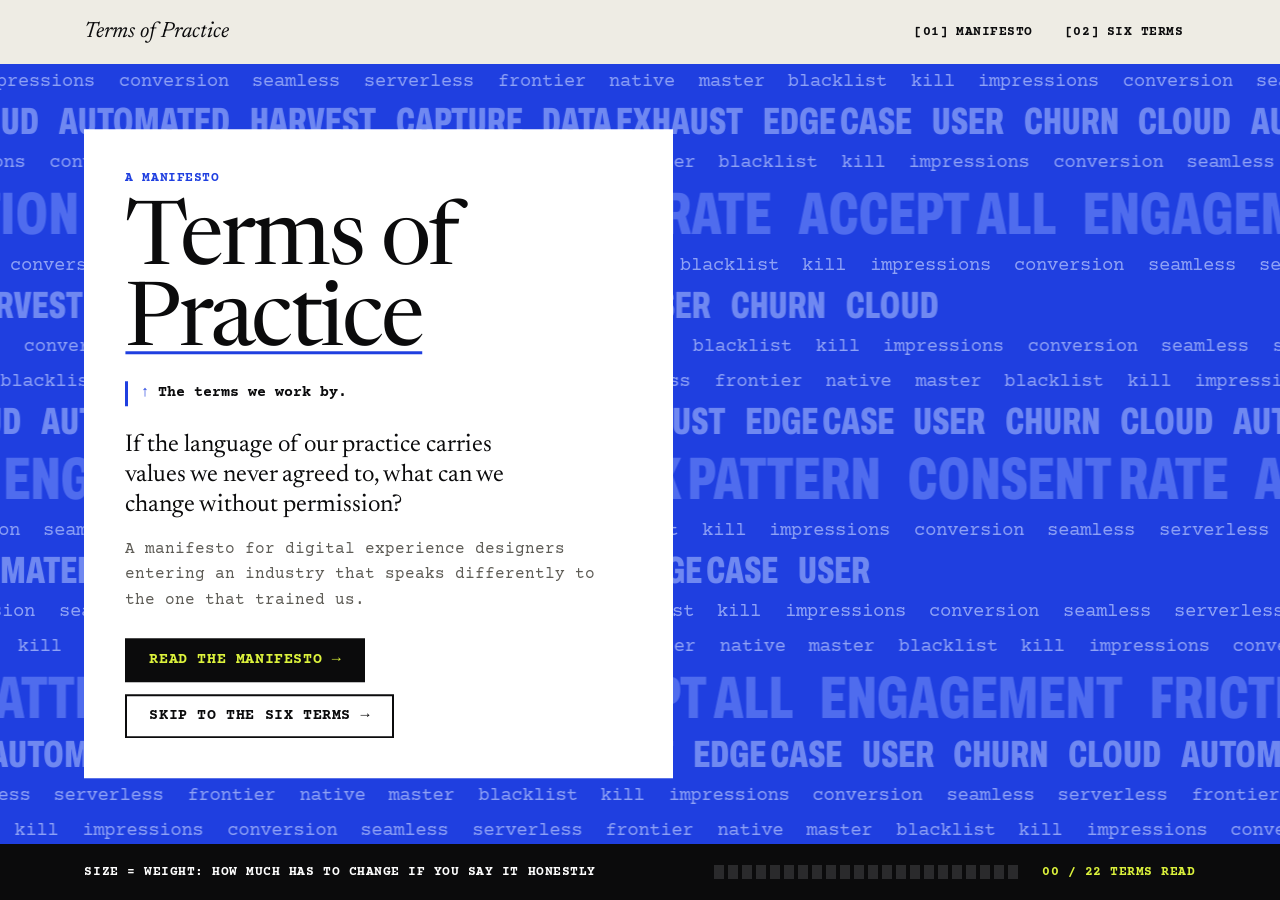
<file: index.html>
<!doctype html>
<html lang="en-AU">
<head>
  <meta charset="utf-8">
  <meta name="viewport" content="width=device-width, initial-scale=1, viewport-fit=cover">
  <title>Terms of Practice</title>
  <meta name="description" content="A manifesto for digital experience designers entering an industry that speaks differently to the one that trained us.">
  <meta name="theme-color" content="#1F3FE0">
  <meta property="og:title" content="Terms of Practice">
  <meta property="og:description" content="A manifesto for digital experience designers entering an industry that speaks differently to the one that trained us.">
  <link rel="icon" href="data:image/svg+xml,%3Csvg xmlns='http://www.w3.org/2000/svg' viewBox='0 0 32 32'%3E%3Crect width='32' height='32' fill='%231F3FE0'/%3E%3Crect x='6' y='15' width='20' height='3' fill='%23DCF23C'/%3E%3C/svg%3E">
  <link rel="preconnect" href="https://fonts.googleapis.com">
  <link rel="preconnect" href="https://fonts.gstatic.com" crossorigin>
  <link href="https://fonts.googleapis.com/css2?family=Archivo:wdth,wght@62..125,800&family=Courier+Prime:ital,wght@0,400;0,700;1,400&family=Newsreader:ital,opsz,wght@0,6..72,400..600;1,6..72,400..600&display=swap" rel="stylesheet">
  <link rel="stylesheet" href="css/tokens.css">
  <link rel="stylesheet" href="css/base.css">
  <link rel="stylesheet" href="css/landing.css">
</head>
<body class="landing">
  <a class="skip" href="#sheet">Skip to the introduction</a>

  <header class="lnav">
    <a class="lnav-mark" href="index.html" aria-label="Terms of Practice, home">Terms of Practice</a>
    <nav class="lnav-links" aria-label="Primary">
      <a href="manifesto.html" data-cur="go"><span aria-hidden="true">[01]</span> Manifesto</a>
      <a href="manifesto.html#s04" data-cur="go"><span aria-hidden="true">[02]</span> Six terms</a>
    </nav>
  </header>

  <main class="stage">
    <section class="field on-blue" id="field" aria-labelledby="field-label">
      <h2 class="sr-only" id="field-label">Industry words. Select a word to read what it replaced and why it is here.</h2>
      <div class="rows" id="rows"></div>
    </section>

    <article class="sheet" id="sheet" tabindex="-1" aria-labelledby="title">
      <p class="label sheet-eyebrow">A manifesto</p>
      <h1 class="sheet-title serif" id="title">
        <span class="sr-only">Terms of Practice</span>
        <span class="rt" id="rt" aria-hidden="true">
          <span class="rt-line">Terms of</span>
          <span class="rt-line"><span class="rt-word">Practice</span><span class="rt-caret"></span></span>
          <span class="rt-note sheet-note"><span class="sheet-note-arrow">↑</span> <span class="rt-note-text">The terms we work by.</span></span>
        </span>
      </h1>
      <p class="sheet-q serif">If the language of our practice carries values we never agreed to, what can we change without permission?</p>
      <p class="sheet-deck">A manifesto for digital experience designers entering an industry that speaks differently to the one that trained us.</p>
      <div class="sheet-ctas">
        <a class="btn btn-ink" href="manifesto.html" data-cur="go">Read the manifesto →</a>
        <a class="btn btn-outline" href="manifesto.html#s04" data-cur="go">Skip to the six terms →</a>
      </div>
    </article>
  </main>

  <div class="counter on-ink" role="region" aria-label="Terms read">
    <p class="counter-label label">Size = weight: how much has to change if you say it honestly</p>
    <ol class="counter-cells" id="cells" aria-hidden="true"></ol>
    <p class="counter-count label" aria-live="polite"><span id="count">00</span> / <span id="total">22</span> terms read</p>
  </div>

  <div class="wpop" id="wpop" role="dialog" aria-modal="false" aria-labelledby="wpop-term" hidden>
    <div class="wpop-bar">
      <a class="wpop-link" id="wpop-link" href="manifesto.html" data-cur="go"></a>
      <button class="wpop-x" id="wpop-x" type="button" aria-label="Close" data-cur="go">[×]</button>
    </div>
    <div class="wpop-body">
      <p class="label wpop-kind" id="wpop-kind">Industry term</p>
      <p class="wpop-term"><span class="wpop-term-w" id="wpop-term"></span></p>
      <p class="wpop-rep serif"><span class="hl" id="wpop-rep"></span></p>
      <p class="label wpop-h">Why it’s here</p>
      <p class="wpop-why" id="wpop-why"></p>
      <div class="wpop-weight">
        <span class="label">Weight</span>
        <span class="wpop-cells" id="wpop-cells" aria-hidden="true"><i></i><i></i><i></i><i></i><i></i></span>
        <span class="label" id="wpop-wn">5 / 5</span>
      </div>
      <p class="wpop-honest"><span class="label">Said honestly:</span> <span id="wpop-honest"></span></p>
      <p class="wpop-src">Source: <a id="wpop-src" href="#" target="_blank" rel="noopener" data-cur="ext"></a></p>
    </div>
  </div>

  <noscript><p class="noscript">The word field needs JavaScript. <a href="manifesto.html">Read the manifesto</a>.</p></noscript>

  <script src="js/common.js"></script>
  <script src="js/landing.js"></script>
</body>
</html>
</file>
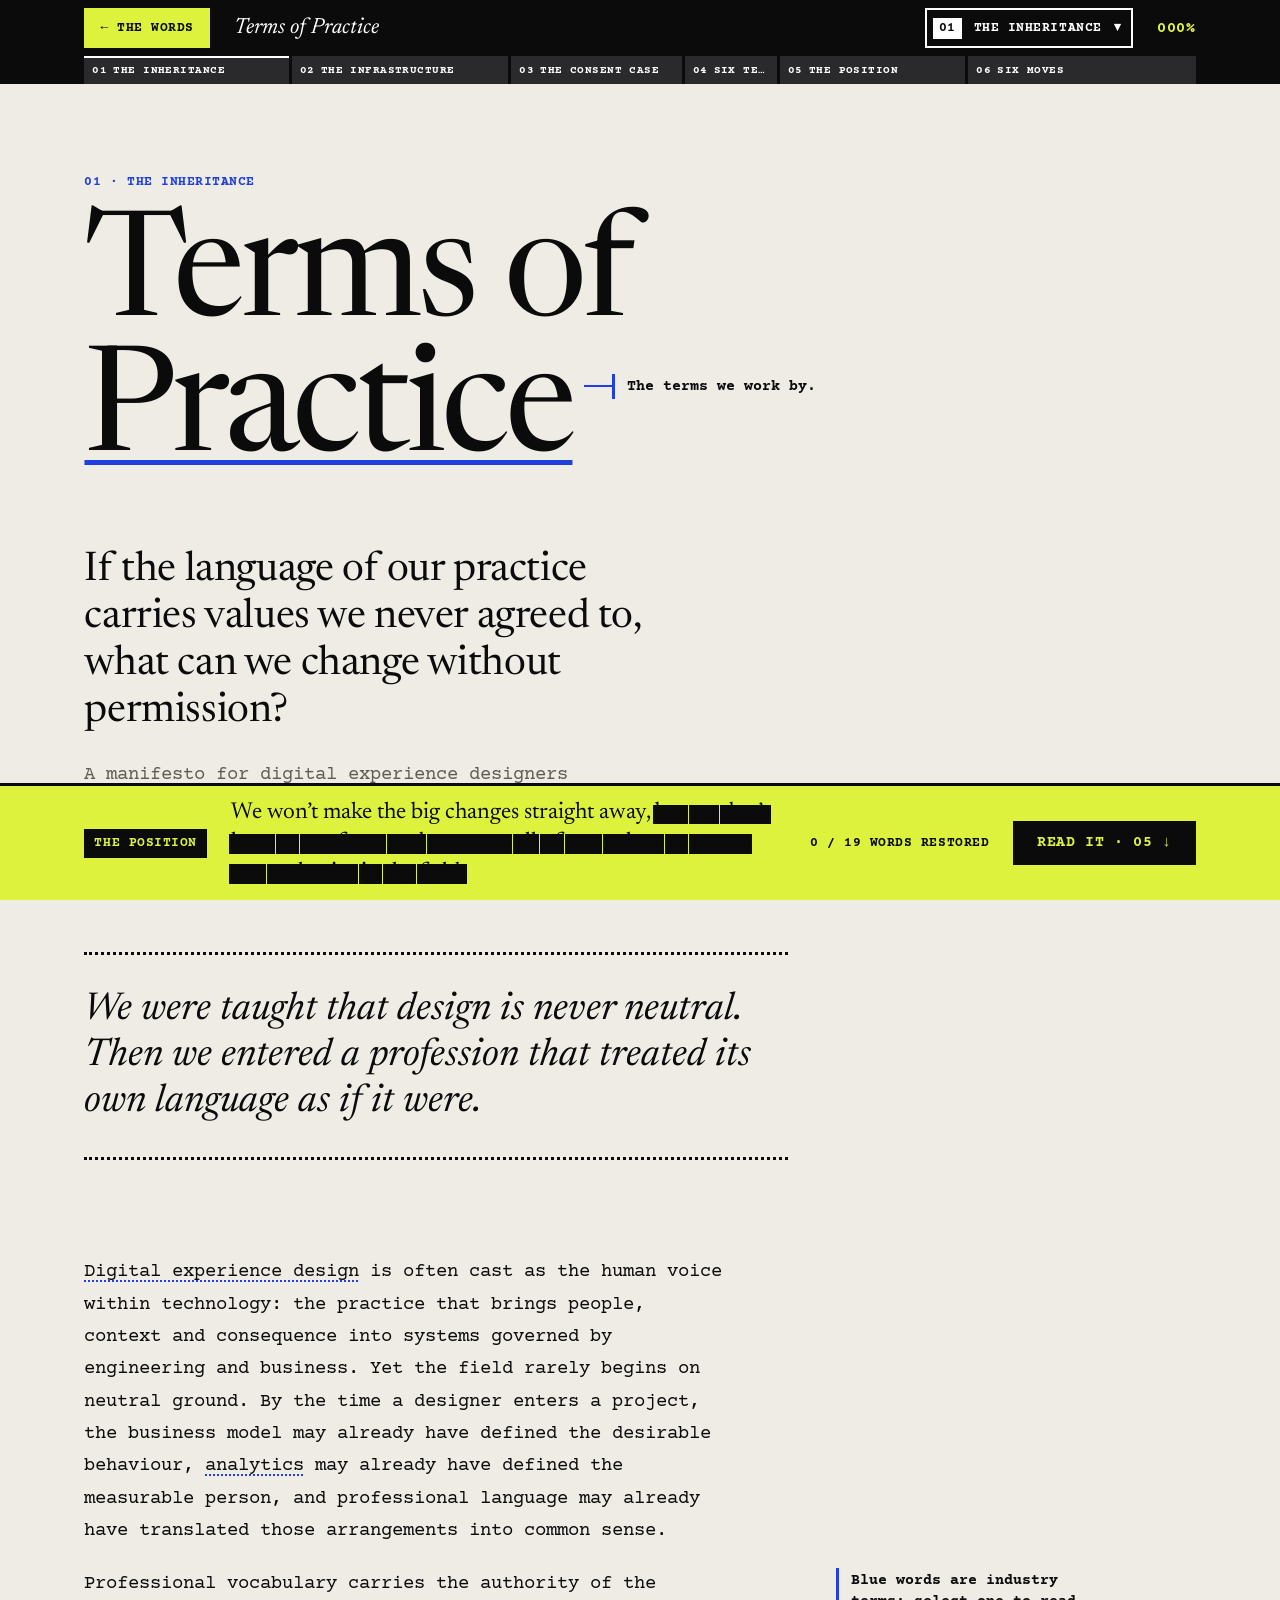
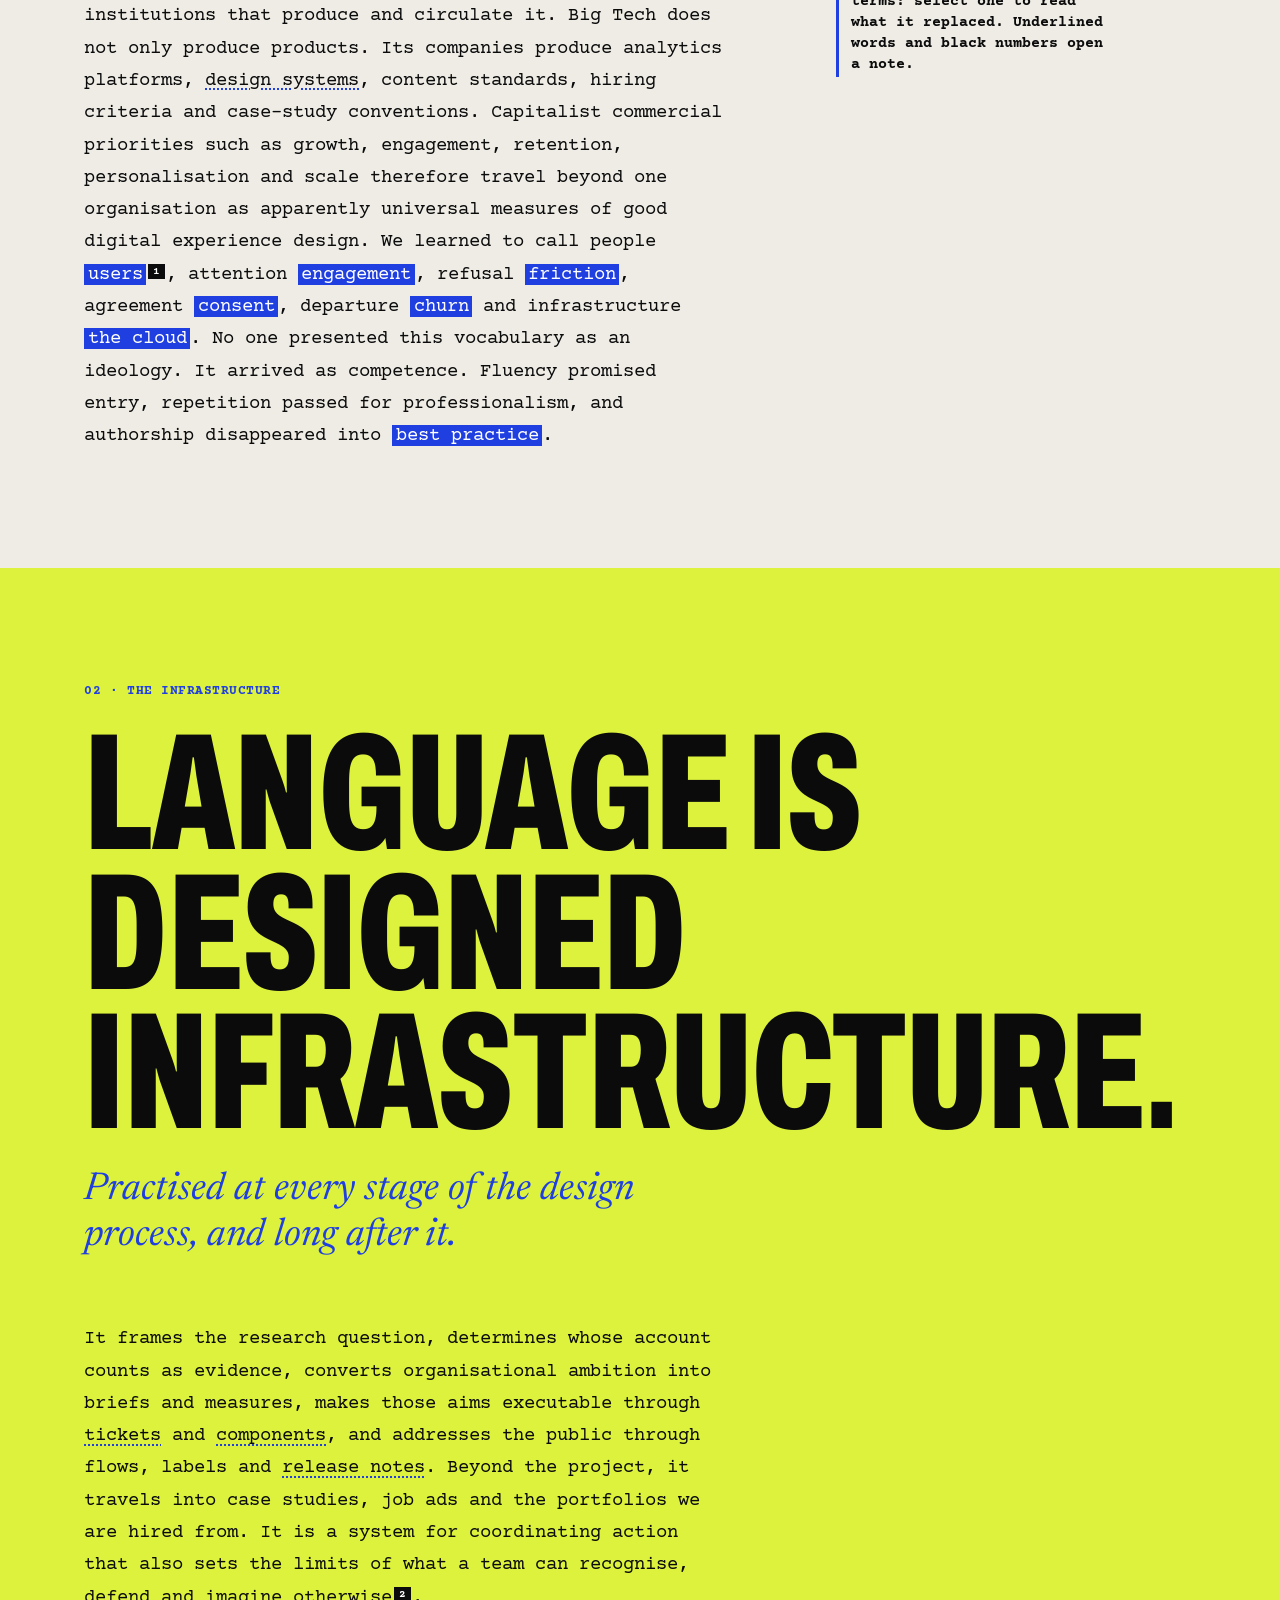
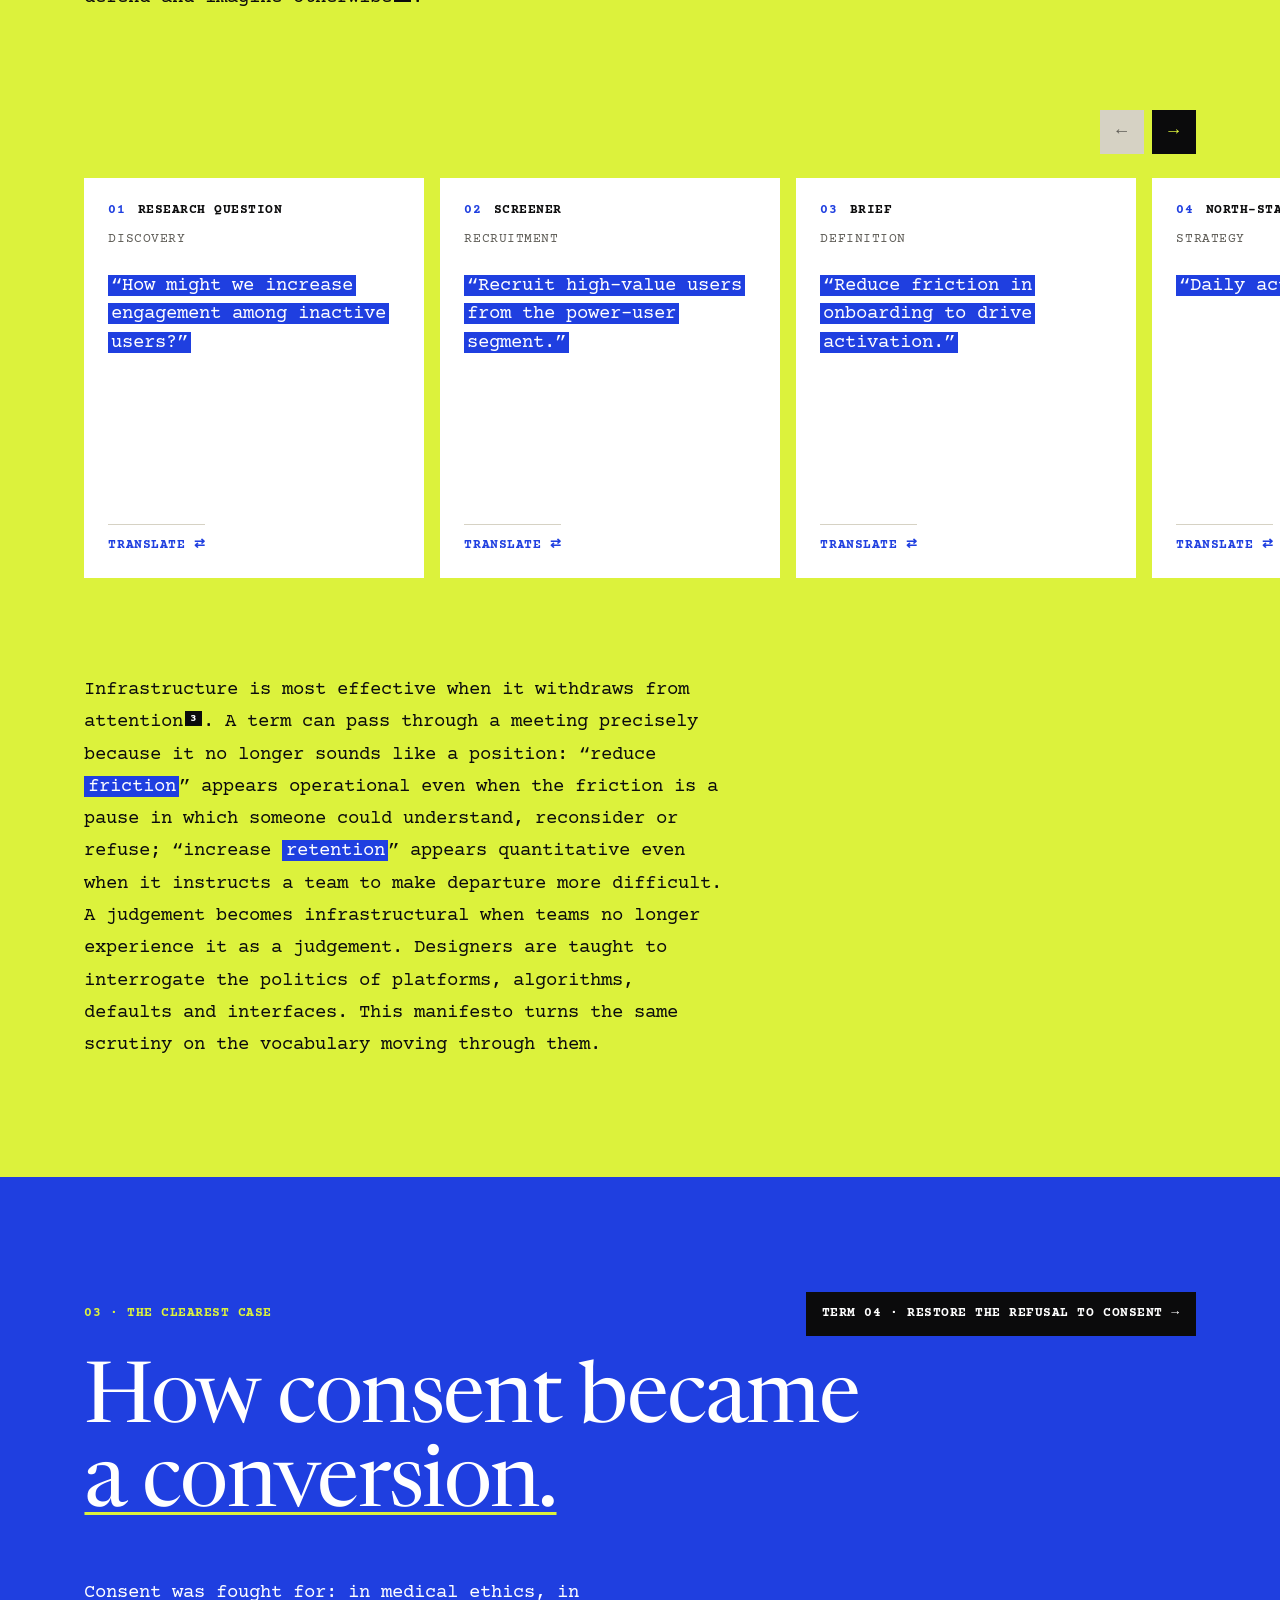
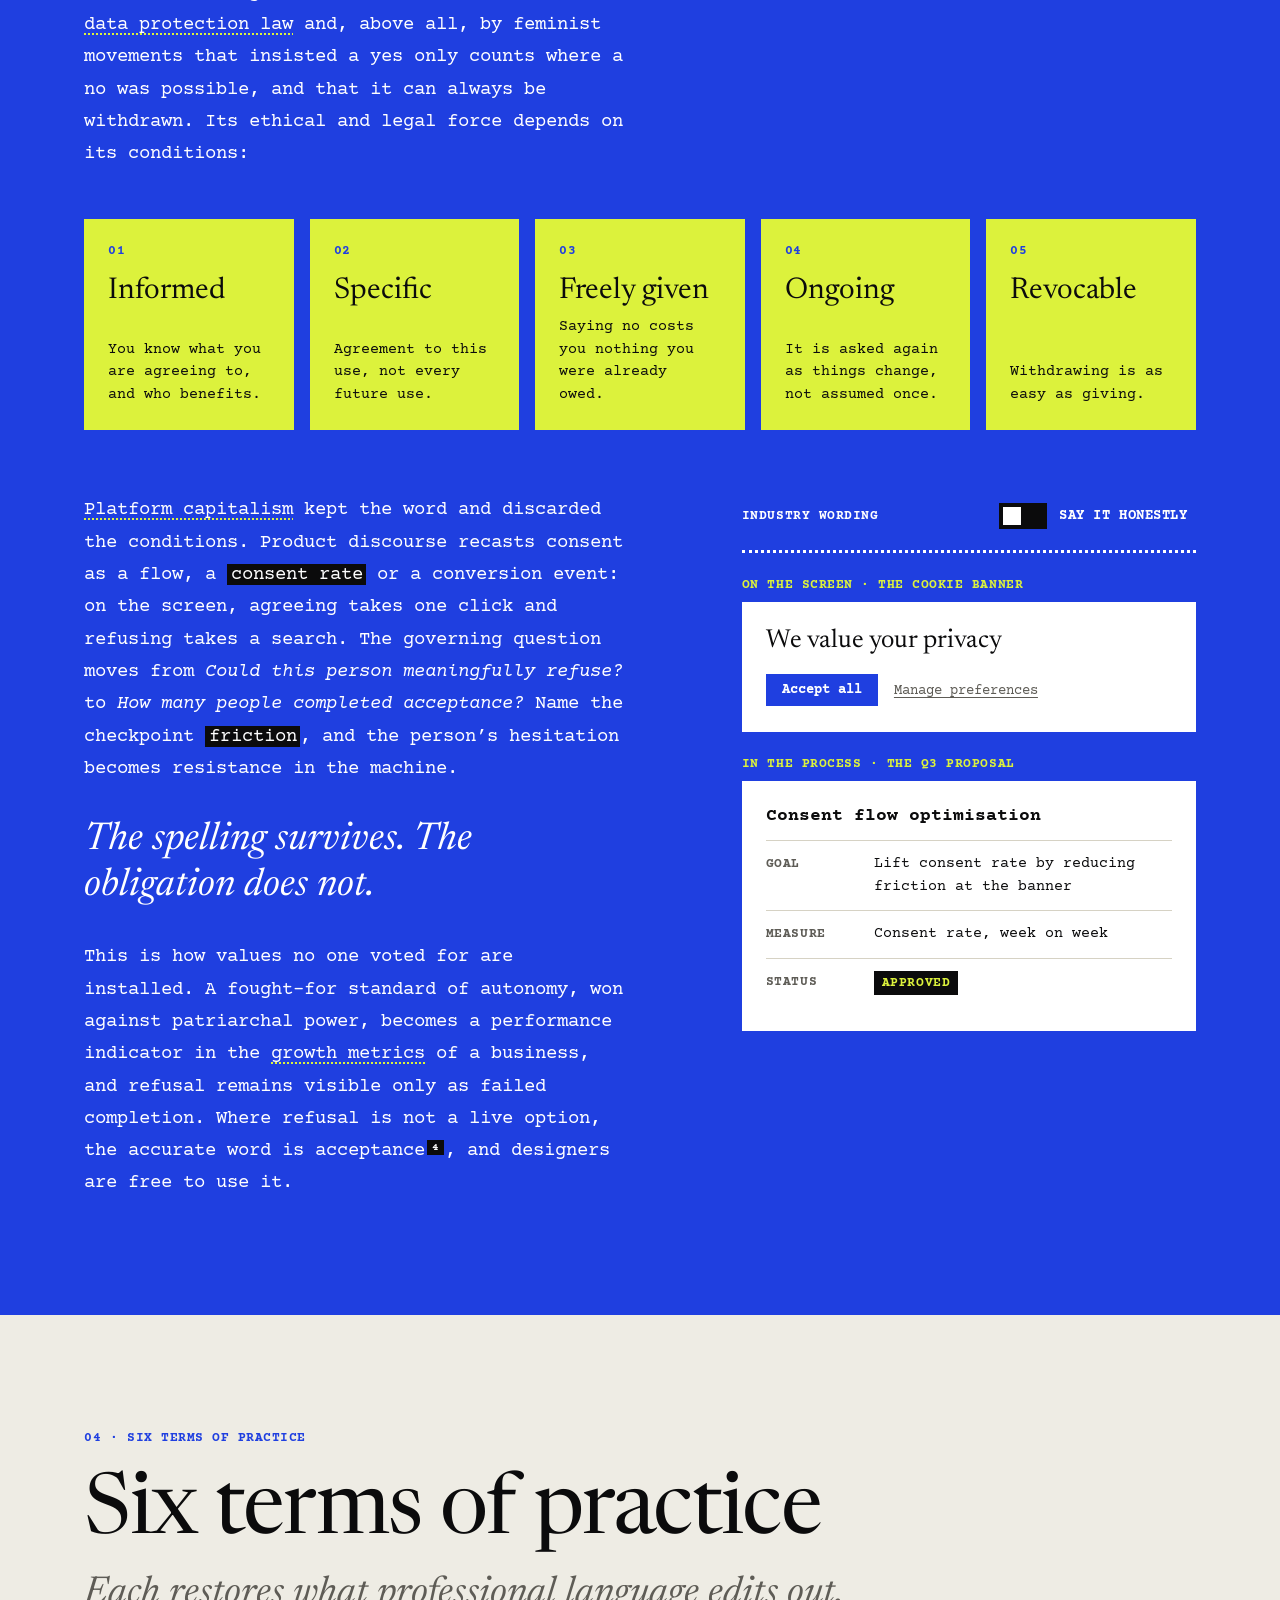
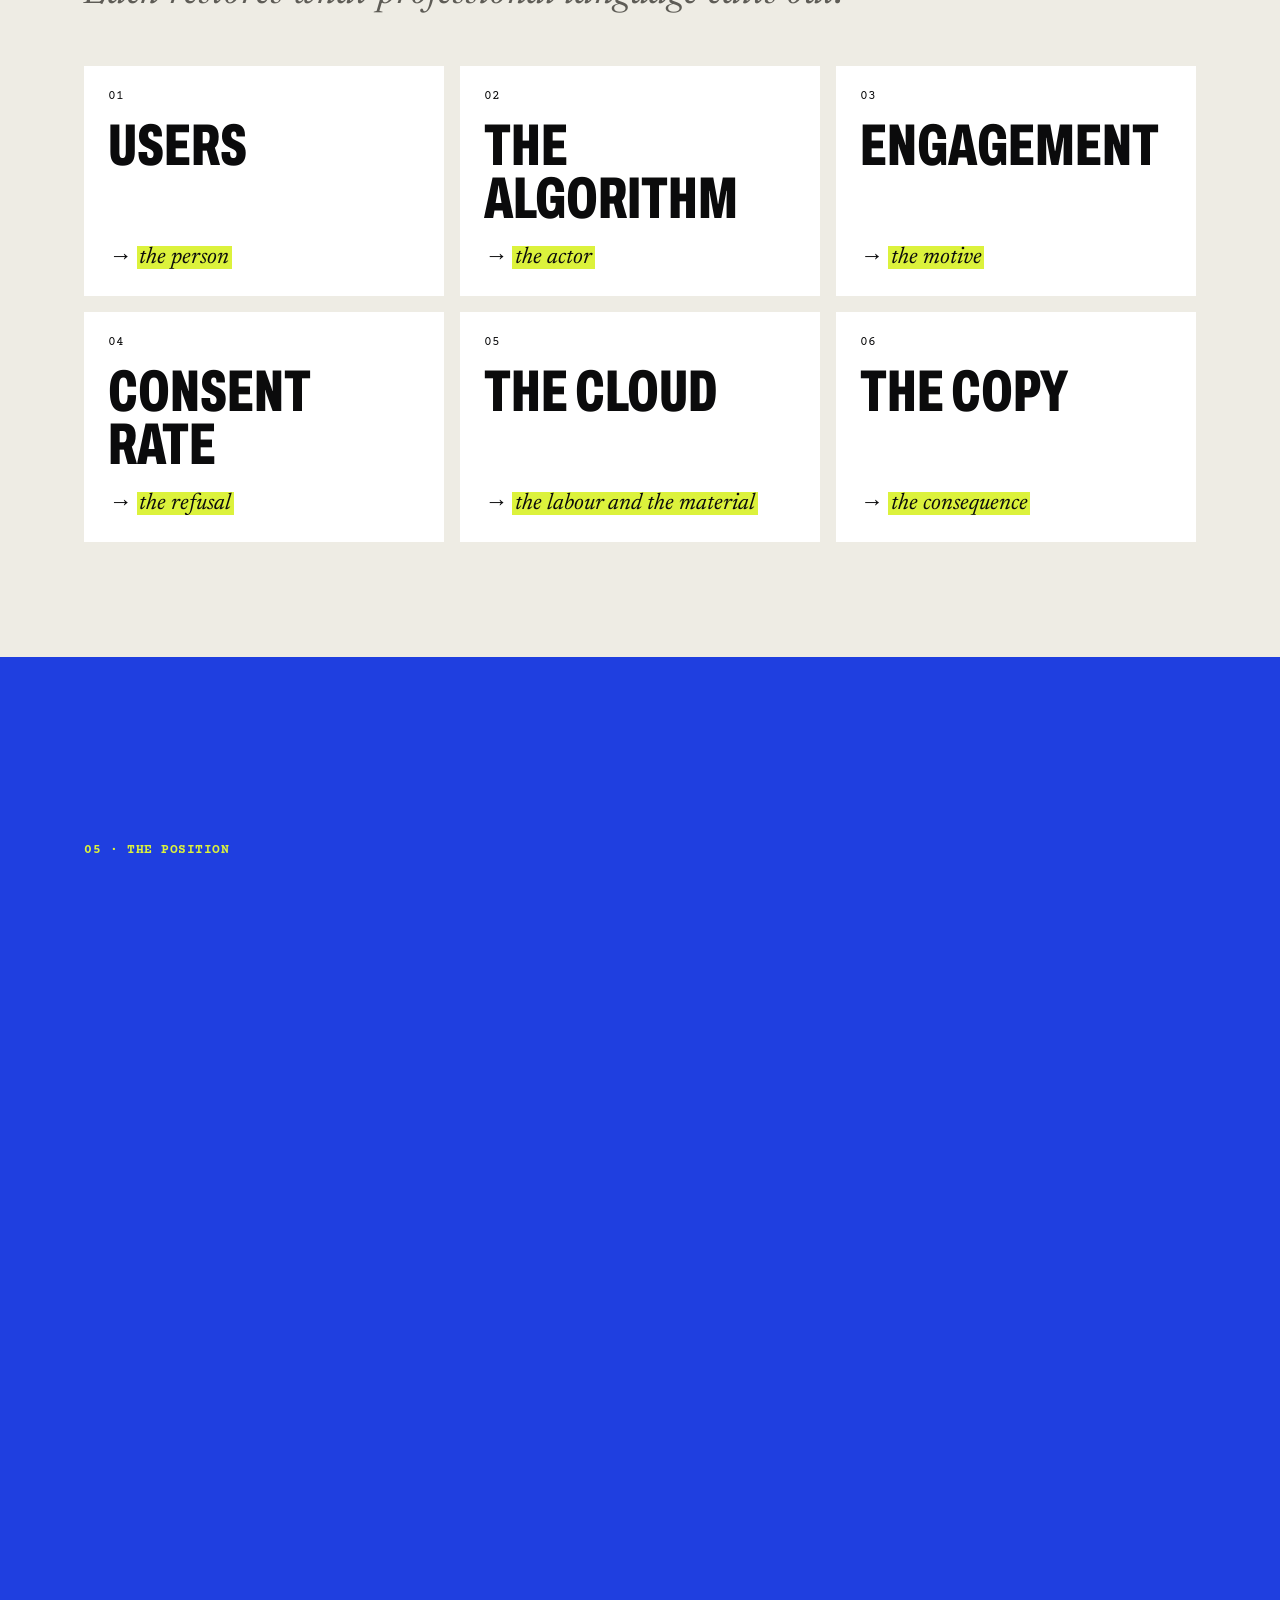
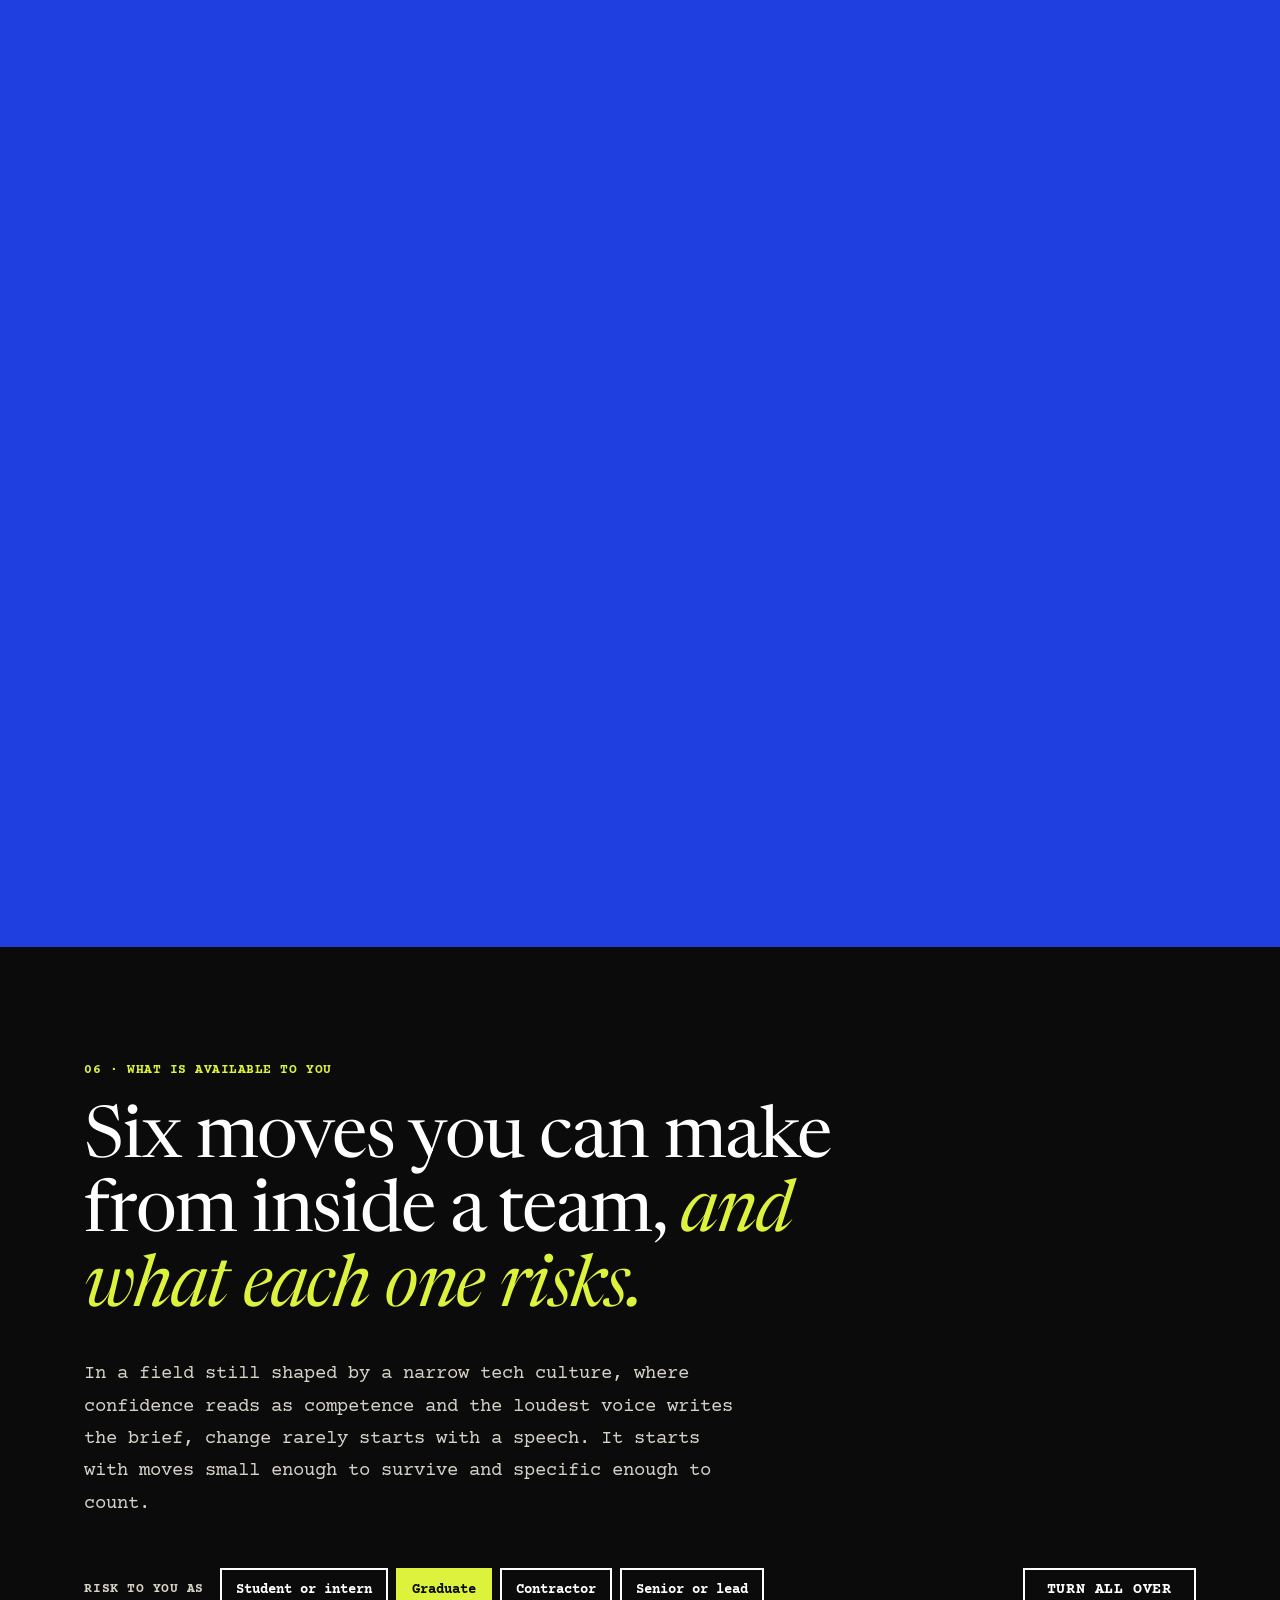
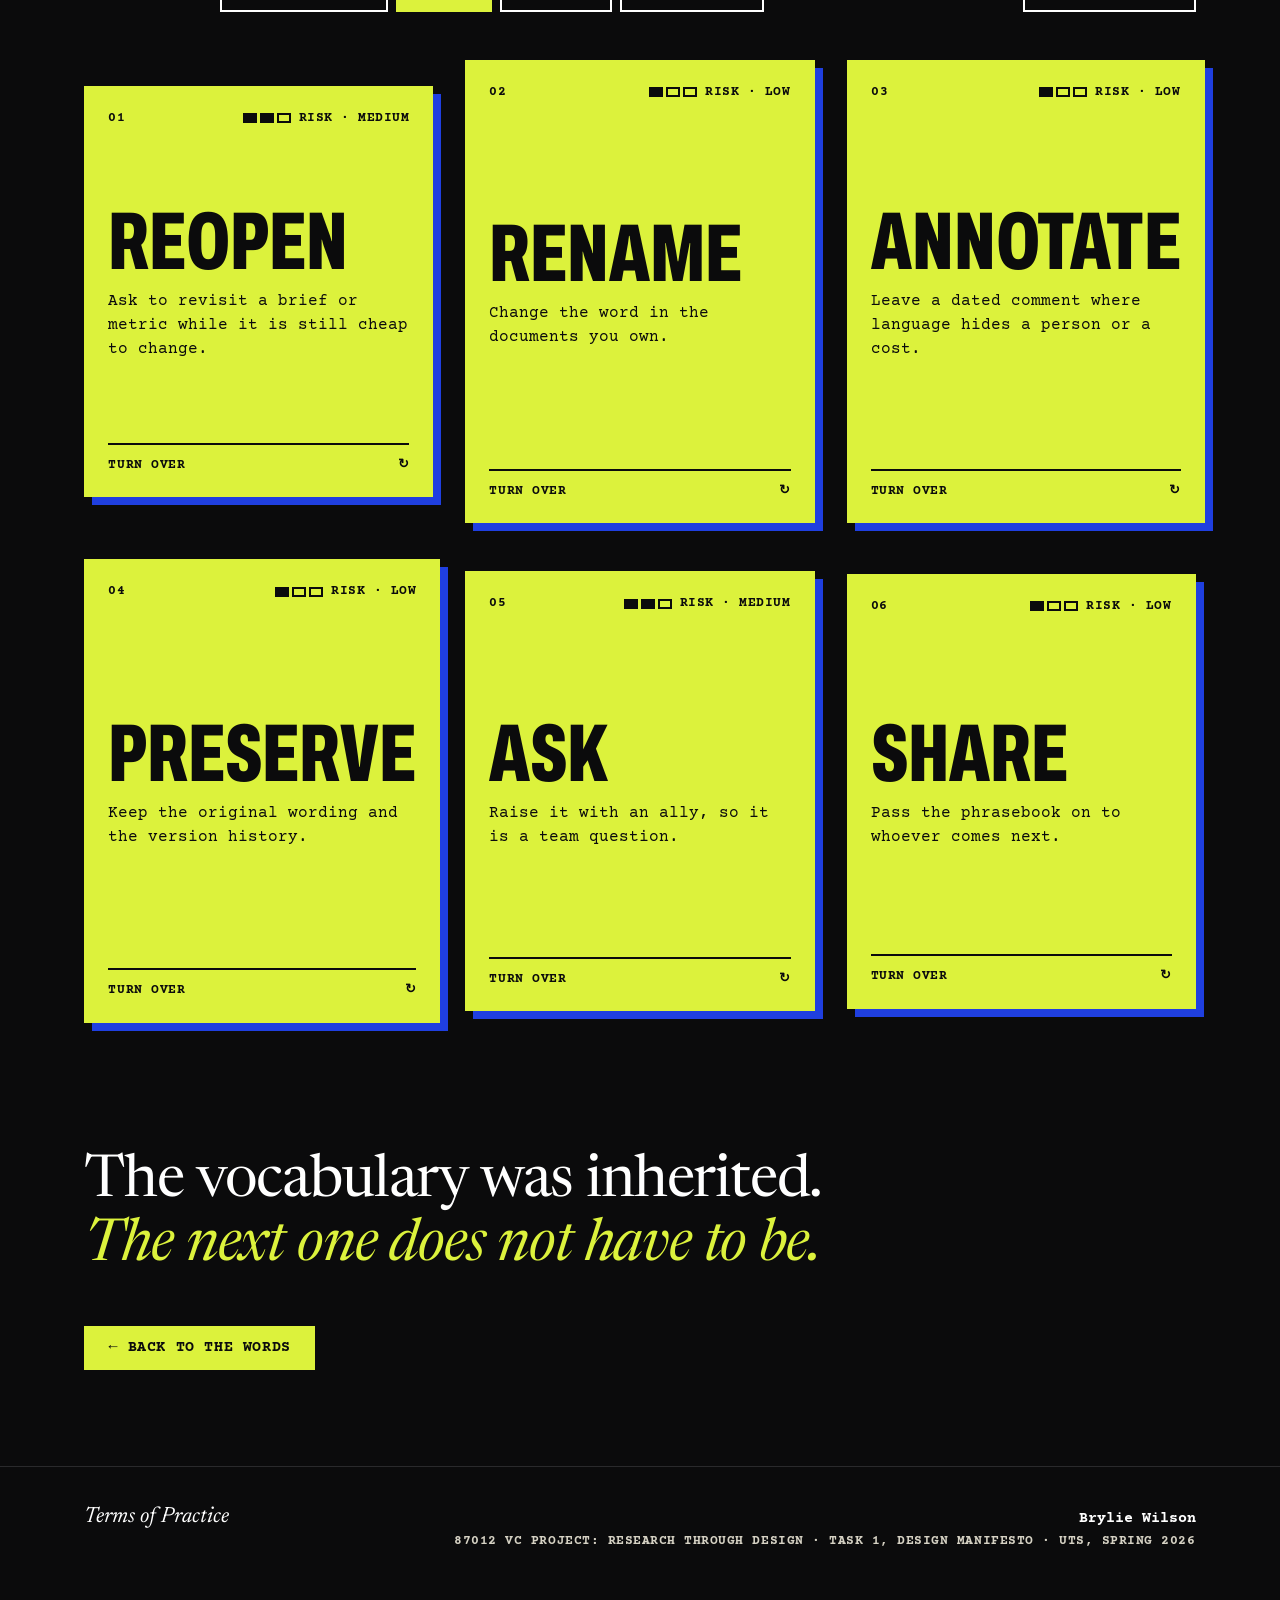
<file: manifesto.html>
<!doctype html>
<html lang="en-AU">
<head>
  <meta charset="utf-8">
  <meta name="viewport" content="width=device-width, initial-scale=1, viewport-fit=cover">
  <title>The manifesto · Terms of Practice</title>
  <meta name="description" content="A manifesto for digital experience designers entering an industry that speaks differently to the one that trained us.">
  <meta name="theme-color" content="#0B0B0C">
  <meta property="og:title" content="Terms of Practice">
  <meta property="og:description" content="If the language of our practice carries values we never agreed to, what can we change without permission?">
  <link rel="icon" href="data:image/svg+xml,%3Csvg xmlns='http://www.w3.org/2000/svg' viewBox='0 0 32 32'%3E%3Crect width='32' height='32' fill='%231F3FE0'/%3E%3Crect x='6' y='15' width='20' height='3' fill='%23DCF23C'/%3E%3C/svg%3E">
  <link rel="preconnect" href="https://fonts.googleapis.com">
  <link rel="preconnect" href="https://fonts.gstatic.com" crossorigin>
  <link href="https://fonts.googleapis.com/css2?family=Archivo:wdth,wght@62..125,800&family=Courier+Prime:ital,wght@0,400;0,700;1,400&family=Newsreader:ital,opsz,wght@0,6..72,400..600;1,6..72,400..600&display=swap" rel="stylesheet">
  <link rel="stylesheet" href="css/tokens.css">
  <link rel="stylesheet" href="css/base.css">
  <link rel="stylesheet" href="css/manifesto.css">
</head>
<body class="manifesto">
  <a class="skip" href="#main">Skip to the manifesto</a>

  <!-- ============ header + section bar ============ -->
  <header class="mh on-ink" id="mh">
    <div class="mh-row">
      <a class="mh-back" href="index.html" data-cur="go">← The words</a>
      <span class="mh-mark">Terms of Practice</span>
      <div class="mh-right">
        <div class="secmenu">
          <button class="secmenu-btn" id="secmenu-btn" type="button" aria-haspopup="menu" aria-expanded="false" aria-controls="secmenu" data-cur="go">
            <span class="secmenu-n" id="secmenu-n">01</span>
            <span class="secmenu-t" id="secmenu-t">The inheritance</span>
            <span class="secmenu-caret" aria-hidden="true">▾</span>
          </button>
          <ul class="secmenu-list" id="secmenu" role="menu" aria-labelledby="secmenu-btn" hidden></ul>
        </div>
        <span class="mh-pct" id="pct" role="status" aria-label="Read">000%</span>
      </div>
    </div>
    <nav class="segs" id="segs" aria-label="Sections"></nav>
  </header>

  <main id="main">

    <!-- ============ 01 The inheritance ============ -->
    <section class="sec s01" id="s01" data-n="01" data-title="The inheritance" aria-labelledby="s01-h">
      <div class="wrap">
        <p class="label eyebrow">01 · The inheritance</p>
        <h1 class="title serif" id="s01-h">
          <span class="sr-only">Terms of Practice</span>
          <span class="rt" id="rt" aria-hidden="true">
            <span class="rt-line">Terms of</span>
            <span class="rt-line"><span class="rt-word">Practice</span><span class="rt-caret"></span></span>
            <span class="rt-note mnote"><span class="mnote-arrow">↑</span> <span class="rt-note-text">The terms we work by.</span></span>
          </span>
        </h1>

        <div class="g12 intro">
          <p class="question serif">If the language of our practice carries values we never agreed to, what can we change without permission?</p>
          <p class="deck">A manifesto for digital experience designers entering an industry that speaks differently to the one that trained us.</p>
        </div>

        <blockquote class="pull pull-lg">We were taught that design is never neutral. Then we entered a profession that treated its own language as if it were.</blockquote>

        <div class="g12 body-copy s01-body">
          <p class="p1"><span class="def" role="button" tabindex="0" data-note="dxd">Digital experience design</span> is often cast as the human voice within technology: the practice that brings people, context and consequence into systems governed by engineering and business. Yet the field rarely begins on neutral ground. By the time a designer enters a project, the business model may already have defined the desirable behaviour, <span class="def" role="button" tabindex="0" data-note="analytics">analytics</span> may already have defined the measurable person, and professional language may already have translated those arrangements into common sense.</p>
          <aside class="hint mnote" aria-label="How to read this page">Blue words are industry terms: select one to read what it replaced. Underlined words and black numbers open a note.</aside>
          <p class="p2">Professional vocabulary carries the authority of the institutions that produce and circulate it. Big Tech does not only produce products. Its companies produce analytics platforms, <span class="def" role="button" tabindex="0" data-note="designsystems">design systems</span>, content standards, hiring criteria and case-study conventions. Capitalist commercial priorities such as growth, engagement, retention, personalisation and scale therefore travel beyond one organisation as apparently universal measures of good digital experience design. We learned to call people <span class="swap" role="button" tabindex="0" data-swap="users">users</span><button class="fn" data-note="n1">1</button>, attention <span class="swap" role="button" tabindex="0" data-swap="engagement">engagement</span>, refusal <span class="swap" role="button" tabindex="0" data-swap="friction">friction</span>, agreement <span class="swap" role="button" tabindex="0" data-swap="consent">consent</span>, departure <span class="swap" role="button" tabindex="0" data-swap="churn">churn</span> and infrastructure <span class="swap" role="button" tabindex="0" data-swap="cloud">the cloud</span>. No one presented this vocabulary as an ideology. It arrived as competence. Fluency promised entry, repetition passed for professionalism, and authorship disappeared into <span class="swap" role="button" tabindex="0" data-swap="best">best practice</span>.</p>
        </div>
      </div>
    </section>

    <!-- ============ 02 The infrastructure ============ -->
    <section class="sec s02 on-hl" id="s02" data-n="02" data-title="The infrastructure" aria-labelledby="s02-h">
      <div class="wrap">
        <p class="label eyebrow">02 · The infrastructure</p>
        <h2 class="banner claim" id="s02-h">Language is designed infrastructure.</h2>
        <p class="claim-sub serif">Practised at every stage of the design process, and long after it.</p>
        <div class="g12 body-copy">
          <p class="p-main">It frames the research question, determines whose account counts as evidence, converts organisational ambition into briefs and measures, makes those aims executable through <span class="def" role="button" tabindex="0" data-note="tickets">tickets</span> and <span class="def" role="button" tabindex="0" data-note="components">components</span>, and addresses the public through flows, labels and <span class="def" role="button" tabindex="0" data-note="releasenotes">release notes</span>. Beyond the project, it travels into case studies, job ads and the portfolios we are hired from. It is a system for coordinating action that also sets the limits of what a team can recognise, defend and imagine otherwise<button class="fn" data-note="n2">2</button>.</p>
        </div>
      </div>

      <div class="ptrack-wrap">
        <div class="wrap ptrack-head">
          <div class="ptrack-ctrl">
            <button class="ptrack-arrow" type="button" data-dir="-1" aria-label="Previous documents" data-cur="go">←</button>
            <button class="ptrack-arrow" type="button" data-dir="1" aria-label="Next documents" data-cur="go">→</button>
          </div>
        </div>
        <ol class="ptrack" id="ptrack" aria-label="Process documents" data-cur="drag">
          <li class="pc"><button class="pc-b" type="button" aria-pressed="false" data-cur="swap">
            <span class="pc-meta label"><span class="pc-n">01</span><span>Research question</span></span>
            <span class="pc-stage label">Discovery</span>
            <span class="pc-ind"><span class="pc-flag">“How might we increase engagement among inactive users?”</span></span>
            <span class="pc-hon serif" data-text="“Why do people stop using this, and would they be better off coming back?”"></span>
            <span class="pc-hint label" aria-hidden="true">Translate ⇄</span>
          </button></li>
          <li class="pc"><button class="pc-b" type="button" aria-pressed="false" data-cur="swap">
            <span class="pc-meta label"><span class="pc-n">02</span><span>Screener</span></span>
            <span class="pc-stage label">Recruitment</span>
            <span class="pc-ind"><span class="pc-flag">“Recruit high-value users from the power-user segment.”</span></span>
            <span class="pc-hon serif" data-text="“Recruit the customers who spend the most.”"></span>
            <span class="pc-hint label" aria-hidden="true">Translate ⇄</span>
          </button></li>
          <li class="pc"><button class="pc-b" type="button" aria-pressed="false" data-cur="swap">
            <span class="pc-meta label"><span class="pc-n">03</span><span>Brief</span></span>
            <span class="pc-stage label">Definition</span>
            <span class="pc-ind"><span class="pc-flag">“Reduce friction in onboarding to drive activation.”</span></span>
            <span class="pc-hon serif" data-text="“Remove the steps where people stop to decide.”"></span>
            <span class="pc-hint label" aria-hidden="true">Translate ⇄</span>
          </button></li>
          <li class="pc"><button class="pc-b" type="button" aria-pressed="false" data-cur="swap">
            <span class="pc-meta label"><span class="pc-n">04</span><span>North-star metric</span></span>
            <span class="pc-stage label">Strategy</span>
            <span class="pc-ind"><span class="pc-flag">“Daily active users.”</span></span>
            <span class="pc-hon serif" data-text="“How many people we get to open the app each day.”"></span>
            <span class="pc-hint label" aria-hidden="true">Translate ⇄</span>
          </button></li>
          <li class="pc"><button class="pc-b" type="button" aria-pressed="false" data-cur="swap">
            <span class="pc-meta label"><span class="pc-n">05</span><span>Ticket</span></span>
            <span class="pc-stage label">Delivery</span>
            <span class="pc-ind"><span class="pc-flag">“Streamline consent flow · P1”</span></span>
            <span class="pc-hon serif" data-text="“Move the reject option to a second screen.”"></span>
            <span class="pc-hint label" aria-hidden="true">Translate ⇄</span>
          </button></li>
          <li class="pc"><button class="pc-b" type="button" aria-pressed="false" data-cur="swap">
            <span class="pc-meta label"><span class="pc-n">06</span><span>Component</span></span>
            <span class="pc-stage label">Design system</span>
            <span class="pc-ind"><span class="pc-flag">“ConsentBanner, variant: frictionless”</span></span>
            <span class="pc-hon serif" data-text="“A banner with accept on screen and reject in settings.”"></span>
            <span class="pc-hint label" aria-hidden="true">Translate ⇄</span>
          </button></li>
          <li class="pc"><button class="pc-b" type="button" aria-pressed="false" data-cur="swap">
            <span class="pc-meta label"><span class="pc-n">07</span><span>Interface copy</span></span>
            <span class="pc-stage label">Interface</span>
            <span class="pc-ind"><span class="pc-flag">“We value your privacy.”</span></span>
            <span class="pc-hon serif" data-text="“We use your data for advertising.”"></span>
            <span class="pc-hint label" aria-hidden="true">Translate ⇄</span>
          </button></li>
          <li class="pc"><button class="pc-b" type="button" aria-pressed="false" data-cur="swap">
            <span class="pc-meta label"><span class="pc-n">08</span><span>Release note</span></span>
            <span class="pc-stage label">Launch</span>
            <span class="pc-ind"><span class="pc-flag">“We’re sunsetting legacy preference controls.”</span></span>
            <span class="pc-hon serif" data-text="“We have removed the page where you could change what data we keep.”"></span>
            <span class="pc-hint label" aria-hidden="true">Translate ⇄</span>
          </button></li>
          <li class="pc-div" aria-hidden="true"><span class="label">Beyond the process</span></li>
          <li class="pc pc-ink"><button class="pc-b" type="button" aria-pressed="false" data-cur="swap">
            <span class="pc-meta label"><span class="pc-n">09</span><span>Case study</span></span>
            <span class="pc-stage label">Portfolio</span>
            <span class="pc-ind"><span class="pc-flag">“Drove engagement across key segments.”</span></span>
            <span class="pc-hon serif" data-text="“People spent longer in the app; we did not ask whether they wanted to.”"></span>
            <span class="pc-hint label" aria-hidden="true">Translate ⇄</span>
          </button></li>
          <li class="pc pc-ink"><button class="pc-b" type="button" aria-pressed="false" data-cur="swap">
            <span class="pc-meta label"><span class="pc-n">10</span><span>Job ad</span></span>
            <span class="pc-stage label">Hiring</span>
            <span class="pc-ind"><span class="pc-flag">“Passionate about growth, retention and seamless experiences.”</span></span>
            <span class="pc-hon serif" data-text="“Able to design products that are hard to leave.”"></span>
            <span class="pc-hint label" aria-hidden="true">Translate ⇄</span>
          </button></li>
        </ol>
      </div>

      <div class="wrap">
        <div class="g12 body-copy">
          <p class="p-main">Infrastructure is most effective when it withdraws from attention<button class="fn" data-note="n3">3</button>. A term can pass through a meeting precisely because it no longer sounds like a position: “reduce <span class="swap" role="button" tabindex="0" data-swap="friction">friction</span>” appears operational even when the friction is a pause in which someone could understand, reconsider or refuse; “increase <span class="swap" role="button" tabindex="0" data-swap="retention">retention</span>” appears quantitative even when it instructs a team to make departure more difficult. A judgement becomes infrastructural when teams no longer experience it as a judgement. Designers are taught to interrogate the politics of platforms, algorithms, defaults and interfaces. This manifesto turns the same scrutiny on the vocabulary moving through them.</p>
        </div>
      </div>
    </section>

    <!-- ============ 03 The consent case ============ -->
    <section class="sec s03 on-blue" id="s03" data-n="03" data-title="The consent case" aria-labelledby="s03-h">
      <div class="wrap">
        <div class="case-top">
          <p class="label eyebrow">03 · The clearest case</p>
          <button class="term-chip" type="button" data-term="04" data-cur="go">Term 04 · Restore the refusal to consent →</button>
        </div>
        <h2 class="head serif" id="s03-h">
          <span class="sr-only">How consent became a conversion.</span>
          <span class="rt" id="rt2" aria-hidden="true">
            <span class="rt-line">How consent became</span>
            <span class="rt-line"><span class="rt-word">a conversion.</span><span class="rt-caret"></span></span>
          </span>
        </h2>

        <div class="g12 body-copy">
          <p class="p-main">Consent was fought for: in medical ethics, in <span class="def" role="button" tabindex="0" data-note="dataprotection">data protection law</span> and, above all, by feminist movements that insisted a yes only counts where a no was possible, and that it can always be withdrawn. Its ethical and legal force depends on its conditions:</p>
        </div>

        <ol class="conds" aria-label="Conditions of consent">
          <li class="cond-card"><span class="cond-n label">01</span><span class="cond-t serif">Informed</span><span class="cond-g">You know what you are agreeing to, and who benefits.</span></li>
          <li class="cond-card"><span class="cond-n label">02</span><span class="cond-t serif">Specific</span><span class="cond-g">Agreement to this use, not every future use.</span></li>
          <li class="cond-card"><span class="cond-n label">03</span><span class="cond-t serif">Freely given</span><span class="cond-g">Saying no costs you nothing you were already owed.</span></li>
          <li class="cond-card"><span class="cond-n label">04</span><span class="cond-t serif">Ongoing</span><span class="cond-g">It is asked again as things change, not assumed once.</span></li>
          <li class="cond-card"><span class="cond-n label">05</span><span class="cond-t serif">Revocable</span><span class="cond-g">Withdrawing is as easy as giving.</span></li>
        </ol>

        <div class="g12 case-cols">
          <div class="case-arg body-copy">
            <p><span class="def" role="button" tabindex="0" data-note="platformcap">Platform capitalism</span> kept the word and discarded the conditions. Product discourse recasts consent as a flow, a <span class="swap" role="button" tabindex="0" data-swap="consentrate">consent rate</span> or a conversion event: on the screen, agreeing takes one click and refusing takes a search. The governing question moves from <em>Could this person meaningfully refuse?</em> to <em>How many people completed acceptance?</em> Name the checkpoint <span class="swap" role="button" tabindex="0" data-swap="friction">friction</span>, and the person’s hesitation becomes resistance in the machine.</p>
            <blockquote class="pull">The spelling survives. The obligation does not.</blockquote>
            <p>This is how values no one voted for are installed. A fought-for standard of autonomy, won against patriarchal power, becomes a performance indicator in the <span class="def" role="button" tabindex="0" data-note="growthmetrics">growth metrics</span> of a business, and refusal remains visible only as failed completion. Where refusal is not a live option, the accurate word is acceptance<button class="fn" data-note="n4">4</button>, and designers are free to use it.</p>
          </div>

          <div class="honest" id="honest">
            <div class="honest-top">
              <p class="label honest-state" id="honest-state">Industry wording</p>
              <button class="toggle" id="honest-toggle" type="button" aria-pressed="false" data-cur="swap">
                <span class="toggle-track" aria-hidden="true"><span class="toggle-knob"></span></span>
                <span>Say it honestly</span>
              </button>
            </div>

            <figure class="mock">
              <figcaption class="label mock-l">On the screen · the cookie banner</figcaption>
              <div class="bmock">
                <p class="bmock-t serif"><span class="hon" data-honest="We use your data for advertising and personalisation">We value your privacy</span></p>
                <div class="bmock-btns">
                  <span class="bmock-accept">Accept all</span>
                  <span class="bmock-manage"><span class="hon" data-honest="Reject non-essential cookies (three screens in)">Manage preferences</span></span>
                </div>
              </div>
            </figure>

            <figure class="mock">
              <figcaption class="label mock-l">In the process · the Q3 proposal</figcaption>
              <div class="dmock">
                <p class="dmock-t"><span class="hon" data-honest="Increase acceptance of tracking">Consent flow optimisation</span></p>
                <dl class="dmock-rows">
                  <div><dt class="label">Goal</dt><dd><span class="hon" data-honest="More people accept tracking because rejecting moves to a second screen">Lift consent rate by reducing friction at the banner</span></dd></div>
                  <div><dt class="label">Measure</dt><dd><span class="hon" data-honest="Tracking acceptance rate, week on week">Consent rate, week on week</span></dd></div>
                  <div><dt class="label">Status</dt><dd><span class="stamp label">Approved</span></dd></div>
                </dl>
              </div>
            </figure>
          </div>
        </div>
      </div>
    </section>

    <!-- ============ 04 Six terms of practice ============ -->
    <section class="sec s04" id="s04" data-n="04" data-title="Six terms of practice" aria-labelledby="s04-h">
      <div class="wrap">
        <p class="label eyebrow">04 · Six terms of practice</p>
        <h2 class="head serif" id="s04-h">Six terms of practice</h2>
        <p class="lede serif">Each restores what professional language edits out.</p>

        <div class="terms" id="terms">
          <!-- 01 -->
          <button class="tile" id="term-01" type="button" aria-expanded="false" aria-controls="clause-01" data-cur="go">
            <span class="tile-n">01</span>
            <span class="tile-w cond"><span class="tile-x">users</span></span>
            <span class="tile-r serif">→ <span class="hl">the person</span></span>
          </button>
          <div class="clause" id="clause-01" role="region" aria-labelledby="clause-01-h" hidden>
            <div class="cl-head">
              <span class="cl-n cond" aria-hidden="true">01</span>
              <h3 class="cl-rest serif" id="clause-01-h">Restore <s class="strike">users</s> <span class="hl">the person</span> to the research.</h3>
              <p class="cl-prin label">Research is listening, not harvesting.</p>
              <button class="cl-x" type="button" aria-label="Close term 01" data-cur="go">×</button>
            </div>
            <div class="cl-body">
              <p class="cl-claim serif">The people we study are not <span class="swap" role="button" tabindex="0" data-swap="users">users</span>, <span class="swap" role="button" tabindex="0" data-swap="segments">segments</span> or a <span class="swap" role="button" tabindex="0" data-swap="frontier">frontier</span> of data.</p>
              <p class="cl-com">We name people by their relationship to what we make, ask how they would describe themselves, and centre those on whom the outcome lands.<button class="fn" data-note="n5">5</button></p>
            </div>
            <p class="cl-land">On the landing: <a href="index.html#w-user" data-cur="go">user</a>, <a href="index.html#w-harvest" data-cur="go">harvest</a>, <a href="index.html#w-capture" data-cur="go">capture</a>, <a href="index.html#w-frontier" data-cur="go">frontier</a>, <a href="index.html#w-data-exhaust" data-cur="go">data exhaust</a>, <a href="index.html#w-native" data-cur="go">native</a></p>
          </div>

          <!-- 02 -->
          <button class="tile" id="term-02" type="button" aria-expanded="false" aria-controls="clause-02" data-cur="go">
            <span class="tile-n">02</span>
            <span class="tile-w cond"><span class="tile-x">the algorithm</span></span>
            <span class="tile-r serif">→ <span class="hl">the actor</span></span>
          </button>
          <div class="clause" id="clause-02" role="region" aria-labelledby="clause-02-h" hidden>
            <div class="cl-head">
              <span class="cl-n cond" aria-hidden="true">02</span>
              <h3 class="cl-rest serif" id="clause-02-h">Restore <s class="strike">the algorithm</s> <span class="hl">the actor</span> to the action.</h3>
              <p class="cl-prin label">A brief records a decision, not a condition.</p>
              <button class="cl-x" type="button" aria-label="Close term 02" data-cur="go">×</button>
            </div>
            <div class="cl-body">
              <p class="cl-claim serif">Everything is designed. Someone decided.</p>
              <p class="cl-com">We write who decided, who benefits and who bears the cost into every brief, and we do not let <span class="swap" role="button" tabindex="0" data-swap="algorithm">the algorithm</span> or <span class="swap" role="button" tabindex="0" data-swap="best">best practice</span> sign on anyone’s behalf.</p>
            </div>
            <p class="cl-land">On the landing: <a href="index.html" data-cur="go">best practice</a></p>
          </div>

          <!-- 03 -->
          <button class="tile" id="term-03" type="button" aria-expanded="false" aria-controls="clause-03" data-cur="go">
            <span class="tile-n">03</span>
            <span class="tile-w cond"><span class="tile-x">engagement</span></span>
            <span class="tile-r serif">→ <span class="hl">the motive</span></span>
          </button>
          <div class="clause" id="clause-03" role="region" aria-labelledby="clause-03-h" hidden>
            <div class="cl-head">
              <span class="cl-n cond" aria-hidden="true">03</span>
              <h3 class="cl-rest serif" id="clause-03-h">Restore <s class="strike">engagement</s> <span class="hl">the motive</span> to the metric.</h3>
              <p class="cl-prin label">A metric is a value, not a fact.</p>
              <button class="cl-x" type="button" aria-label="Close term 03" data-cur="go">×</button>
            </div>
            <div class="cl-body">
              <p class="cl-claim serif">A metric can decide what a person is allowed to want.</p>
              <p class="cl-com">Before designing to move a number such as <span class="swap" role="button" tabindex="0" data-swap="engagement">engagement</span> or <span class="swap" role="button" tabindex="0" data-swap="retention">retention</span>, we ask what behaviour it rewards, what experience it cannot register, and whose definition of success it installs.</p>
            </div>
            <p class="cl-land">On the landing: <a href="index.html#w-engagement" data-cur="go">engagement</a>, <a href="index.html#w-conversion" data-cur="go">conversion</a>, <a href="index.html#w-impressions" data-cur="go">impressions</a></p>
          </div>

          <!-- 04 -->
          <button class="tile" id="term-04" type="button" aria-expanded="false" aria-controls="clause-04" data-cur="go">
            <span class="tile-n">04</span>
            <span class="tile-w cond"><span class="tile-x">consent rate</span></span>
            <span class="tile-r serif">→ <span class="hl">the refusal</span></span>
          </button>
          <div class="clause" id="clause-04" role="region" aria-labelledby="clause-04-h" hidden>
            <div class="cl-head">
              <span class="cl-n cond" aria-hidden="true">04</span>
              <h3 class="cl-rest serif" id="clause-04-h">Restore <s class="strike">the consent rate</s> <span class="hl">the refusal</span> to consent.</h3>
              <p class="cl-prin label">Consent is a condition, not a conversion.</p>
              <button class="cl-x" type="button" aria-label="Close term 04" data-cur="go">×</button>
            </div>
            <div class="cl-body">
              <p class="cl-claim serif">Consent that cannot be refused in one action is not consent. It is paperwork.</p>
              <div class="cl-com">
                <p>We design the way out with the same care as the way in, and protect the pause in which someone can understand, reconsider or refuse. Where refusal is not live, we report the <span class="swap" role="button" tabindex="0" data-swap="consentrate">consent rate</span> as what it is.<button class="fn" data-note="n6">6</button></p>
                <a class="btn btn-ink cl-btn" href="#s03" data-cur="go">Read the consent case</a>
              </div>
            </div>
            <p class="cl-land">On the landing: <a href="index.html#w-consent-rate" data-cur="go">consent rate</a>, <a href="index.html#w-accept-all" data-cur="go">accept all</a>, <a href="index.html#w-friction" data-cur="go">friction</a>, <a href="index.html#w-churn" data-cur="go">churn</a>, <a href="index.html#w-seamless" data-cur="go">seamless</a></p>
          </div>

          <!-- 05 -->
          <button class="tile" id="term-05" type="button" aria-expanded="false" aria-controls="clause-05" data-cur="go">
            <span class="tile-n">05</span>
            <span class="tile-w cond"><span class="tile-x">the cloud</span></span>
            <span class="tile-r serif">→ <span class="hl">the labour and the material</span></span>
          </button>
          <div class="clause" id="clause-05" role="region" aria-labelledby="clause-05-h" hidden>
            <div class="cl-head">
              <span class="cl-n cond" aria-hidden="true">05</span>
              <h3 class="cl-rest serif" id="clause-05-h">Restore <s class="strike">the cloud</s> <span class="hl">the labour and the material</span> to the system.</h3>
              <p class="cl-prin label">Maintenance is design.</p>
              <button class="cl-x" type="button" aria-label="Close term 05" data-cur="go">×</button>
            </div>
            <div class="cl-body">
              <p class="cl-claim serif">Nothing digital is weightless. Someone moderates it, labels it, cools it and repairs it.</p>
              <p class="cl-com">We credit the labour and account for the water, land and energy behind <span class="swap" role="button" tabindex="0" data-swap="cloud">the cloud</span> and anything we call <span class="swap" role="button" tabindex="0" data-swap="seamless">seamless</span>.<button class="fn" data-note="n7">7</button></p>
            </div>
            <p class="cl-land">On the landing: <a href="index.html#w-cloud" data-cur="go">cloud</a>, <a href="index.html#w-serverless" data-cur="go">serverless</a>, <a href="index.html#w-automated" data-cur="go">automated</a></p>
          </div>

          <!-- 06 -->
          <button class="tile" id="term-06" type="button" aria-expanded="false" aria-controls="clause-06" data-cur="go">
            <span class="tile-n">06</span>
            <span class="tile-w cond"><span class="tile-x">the copy</span></span>
            <span class="tile-r serif">→ <span class="hl">the consequence</span></span>
          </button>
          <div class="clause" id="clause-06" role="region" aria-labelledby="clause-06-h" hidden>
            <div class="cl-head">
              <span class="cl-n cond" aria-hidden="true">06</span>
              <h3 class="cl-rest serif" id="clause-06-h">Restore <s class="strike">the copy</s> <span class="hl">the consequence</span> to the decision.</h3>
              <p class="cl-prin label">Change the decision, not the sentence.</p>
              <button class="cl-x" type="button" aria-label="Close term 06" data-cur="go">×</button>
            </div>
            <div class="cl-body">
              <p class="cl-claim serif">If you can’t argue with it, it wasn’t designed. It was issued.</p>
              <div class="cl-com">
                <p>Changing the word is not the intervention; changing what the word allows the organisation to do is. When accurate wording makes a decision indefensible, we reopen the brief rather than polish the sentence. Where speaking carries risk, we act together: document, annotate, preserve the history.</p>
                <p class="cl-prec"><span class="label">It has been done:</span> edge case → <span class="hl">stress case</span> (2016) · dark pattern → <span class="hl">deceptive pattern</span> · master → <span class="hl">main</span> (GitHub, 2020) · blacklist → <span class="hl">ruled out</span> (Google).</p>
              </div>
            </div>
            <p class="cl-land">On the landing: <a href="index.html#w-edge-case" data-cur="go">edge case</a>, <a href="index.html#w-dark-pattern" data-cur="go">dark pattern</a>, <a href="index.html#w-master" data-cur="go">master</a>, <a href="index.html#w-blacklist" data-cur="go">blacklist</a>, <a href="index.html#w-kill" data-cur="go">kill</a></p>
          </div>
        </div>
      </div>
    </section>

    <!-- ============ 05 The position ============ -->
    <section class="sec s05 on-blue" id="s05" data-n="05" data-title="The position" aria-labelledby="s05-h">
      <div class="scene">
        <div class="wrap scene-in">
          <p class="label eyebrow">05 · The position</p>
          <h2 class="sr-only" id="s05-h">The position</h2>
          <p class="statement serif" id="statement">
            <span class="sr-only">We won’t make the big changes straight away, but we don’t have to conform and suppress all of our values to secure our authority in the field.</span>
            <span class="st" id="st" aria-hidden="true"></span>
          </p>
        </div>
      </div>
    </section>

    <!-- ============ 06 Six moves ============ -->
    <section class="sec s06 on-ink" id="s06" data-n="06" data-title="Six moves" aria-labelledby="s06-h">
      <div class="wrap">
        <p class="label eyebrow">06 · What is available to you</p>
        <h2 class="moves-h serif" id="s06-h">Six moves you can make from inside a team, <em>and what each one risks.</em></h2>
        <p class="moves-intro">In a field still shaped by a narrow tech culture, where confidence reads as competence and the loudest voice writes the brief, change rarely starts with a speech. It starts with moves small enough to survive and specific enough to count.</p>

        <div class="moves-ctrl">
          <div class="roles" role="group" aria-labelledby="roles-l">
            <span class="label roles-l" id="roles-l">Risk to you as</span>
            <button class="role" type="button" aria-pressed="false" data-role="0" data-cur="go">Student or intern</button>
            <button class="role" type="button" aria-pressed="true" data-role="1" data-cur="go">Graduate</button>
            <button class="role" type="button" aria-pressed="false" data-role="2" data-cur="go">Contractor</button>
            <button class="role" type="button" aria-pressed="false" data-role="3" data-cur="go">Senior or lead</button>
          </div>
          <button class="btn btn-outline turn-all" id="turn-all" type="button" aria-pressed="false" data-cur="go">Turn all over</button>
        </div>

        <div class="moves" id="moves">
          <button class="mc" type="button" aria-pressed="false" data-risk="H M H L" data-cur="go">
            <span class="mc-in">
              <span class="mc-f">
                <span class="mc-meta"><span class="label">01</span><span class="mc-risk"><span class="mc-cells" aria-hidden="true"><i></i><i></i><i></i></span><span class="label mc-rl">Risk · Medium</span></span></span>
                <span class="mc-mid"><span class="mc-verb cond">reopen</span><span class="mc-sum">Ask to revisit a brief or metric while it is still cheap to change.</span></span>
                <span class="mc-foot label">Turn over <span class="mc-ar" aria-hidden="true">↻</span></span>
              </span>
              <span class="mc-b" aria-hidden="true">
                <span class="mc-bh"><span class="label">01</span><span class="mc-bverb cond">reopen</span></span>
                <span class="label mc-l">In practice</span>
                <span class="mc-p">When a brief or metric hides a decision, ask to revisit its wording before the work starts. A question about scope reads as diligence rather than dissent, and it costs least at kickoff.</span>
                <span class="label mc-l">Try saying</span>
                <span class="mc-say serif">“Before we build this, can we check what this metric rewards?”</span>
                <span class="mc-foot label">Turn back <span class="mc-ar" aria-hidden="true">↺</span></span>
              </span>
            </span>
          </button>
          <button class="mc" type="button" aria-pressed="false" data-risk="L L M L" data-cur="go">
            <span class="mc-in">
              <span class="mc-f">
                <span class="mc-meta"><span class="label">02</span><span class="mc-risk"><span class="mc-cells" aria-hidden="true"><i></i><i></i><i></i></span><span class="label mc-rl">Risk · Low</span></span></span>
                <span class="mc-mid"><span class="mc-verb cond">rename</span><span class="mc-sum">Change the word in the documents you own.</span></span>
                <span class="mc-foot label">Turn over <span class="mc-ar" aria-hidden="true">↻</span></span>
              </span>
              <span class="mc-b" aria-hidden="true">
                <span class="mc-bh"><span class="label">02</span><span class="mc-bverb cond">rename</span></span>
                <span class="label mc-l">In practice</span>
                <span class="mc-p">Change the word in the documents you own: research notes, personas, tickets, component names, copy drafts. Write people in the persona and acceptance rate on your slide. Accuracy does not need permission.</span>
                <span class="label mc-l">Try saying</span>
                <span class="mc-say serif">“I’ve called it the acceptance rate, because rejecting isn’t on the first screen.”</span>
                <span class="mc-foot label">Turn back <span class="mc-ar" aria-hidden="true">↺</span></span>
              </span>
            </span>
          </button>
          <button class="mc" type="button" aria-pressed="false" data-risk="M L M L" data-cur="go">
            <span class="mc-in">
              <span class="mc-f">
                <span class="mc-meta"><span class="label">03</span><span class="mc-risk"><span class="mc-cells" aria-hidden="true"><i></i><i></i><i></i></span><span class="label mc-rl">Risk · Low</span></span></span>
                <span class="mc-mid"><span class="mc-verb cond">annotate</span><span class="mc-sum">Leave a dated comment where language hides a person or a cost.</span></span>
                <span class="mc-foot label">Turn over <span class="mc-ar" aria-hidden="true">↻</span></span>
              </span>
              <span class="mc-b" aria-hidden="true">
                <span class="mc-bh"><span class="label">03</span><span class="mc-bverb cond">annotate</span></span>
                <span class="label mc-l">In practice</span>
                <span class="mc-p">Leave a comment where the language hides a person or a cost: in the Figma file, the doc, the ticket. Comments are small, dated and visible, and they outlast the meeting where speaking up felt impossible.</span>
                <span class="label mc-l">Try saying</span>
                <span class="mc-say serif">“Flagging: “reduce friction” here removes the reject button. Is that intended?”</span>
                <span class="mc-foot label">Turn back <span class="mc-ar" aria-hidden="true">↺</span></span>
              </span>
            </span>
          </button>
          <button class="mc" type="button" aria-pressed="false" data-risk="L L L L" data-cur="go">
            <span class="mc-in">
              <span class="mc-f">
                <span class="mc-meta"><span class="label">04</span><span class="mc-risk"><span class="mc-cells" aria-hidden="true"><i></i><i></i><i></i></span><span class="label mc-rl">Risk · Low</span></span></span>
                <span class="mc-mid"><span class="mc-verb cond">preserve</span><span class="mc-sum">Keep the original wording and the version history.</span></span>
                <span class="mc-foot label">Turn over <span class="mc-ar" aria-hidden="true">↻</span></span>
              </span>
              <span class="mc-b" aria-hidden="true">
                <span class="mc-bh"><span class="label">04</span><span class="mc-bverb cond">preserve</span></span>
                <span class="label mc-l">In practice</span>
                <span class="mc-p">Keep version history and the original wording. When a decision is questioned later, the record of what was proposed, when and by whom becomes the evidence, and it protects the person who raised the concern.</span>
                <span class="label mc-l">Try saying</span>
                <span class="mc-say serif">“Can we keep the earlier draft in the file so we can see what changed?”</span>
                <span class="mc-foot label">Turn back <span class="mc-ar" aria-hidden="true">↺</span></span>
              </span>
            </span>
          </button>
          <button class="mc" type="button" aria-pressed="false" data-risk="M M M L" data-cur="go">
            <span class="mc-in">
              <span class="mc-f">
                <span class="mc-meta"><span class="label">05</span><span class="mc-risk"><span class="mc-cells" aria-hidden="true"><i></i><i></i><i></i></span><span class="label mc-rl">Risk · Medium</span></span></span>
                <span class="mc-mid"><span class="mc-verb cond">ask</span><span class="mc-sum">Raise it with an ally, so it is a team question.</span></span>
                <span class="mc-foot label">Turn over <span class="mc-ar" aria-hidden="true">↻</span></span>
              </span>
              <span class="mc-b" aria-hidden="true">
                <span class="mc-bh"><span class="label">05</span><span class="mc-bverb cond">ask</span></span>
                <span class="label mc-l">In practice</span>
                <span class="mc-p">Ask with someone else. A junior raising a concern alone carries the risk alone; two people asking the same question make it a team question. Find your allies before the meeting, not during it.</span>
                <span class="label mc-l">Try saying</span>
                <span class="mc-say serif">“We both noticed the same thing in the consent flow. Can we talk it through?”</span>
                <span class="mc-foot label">Turn back <span class="mc-ar" aria-hidden="true">↺</span></span>
              </span>
            </span>
          </button>
          <button class="mc" type="button" aria-pressed="false" data-risk="L L L L" data-cur="go">
            <span class="mc-in">
              <span class="mc-f">
                <span class="mc-meta"><span class="label">06</span><span class="mc-risk"><span class="mc-cells" aria-hidden="true"><i></i><i></i><i></i></span><span class="label mc-rl">Risk · Low</span></span></span>
                <span class="mc-mid"><span class="mc-verb cond">share</span><span class="mc-sum">Pass the phrasebook on to whoever comes next.</span></span>
                <span class="mc-foot label">Turn over <span class="mc-ar" aria-hidden="true">↻</span></span>
              </span>
              <span class="mc-b" aria-hidden="true">
                <span class="mc-bh"><span class="label">06</span><span class="mc-bverb cond">share</span></span>
                <span class="label mc-l">In practice</span>
                <span class="mc-p">Pass the language on: to your cohort, your next team, the interns who come after you. Vocabulary changes when enough people use it; edge case became stress case because people kept saying it.</span>
                <span class="label mc-l">Try saying</span>
                <span class="mc-say serif">“Here’s the phrasebook I use in reviews, if it’s useful.”</span>
                <span class="mc-foot label">Turn back <span class="mc-ar" aria-hidden="true">↺</span></span>
              </span>
            </span>
          </button>
        </div>

        <p class="couplet serif">The vocabulary was inherited.<br><em>The next one does not have to be.</em></p>
        <a class="btn btn-hl back-words" href="index.html" data-cur="go">← Back to the words</a>
      </div>

      <footer class="foot">
        <div class="wrap foot-in">
          <span class="foot-mark serif">Terms of Practice</span>
          <span class="foot-meta">
            <span class="foot-name">Brylie Wilson</span>
            <span class="label">87012 VC Project: Research Through Design · Task 1, Design Manifesto · UTS, Spring 2026</span>
          </span>
        </div>
      </footer>
    </section>
  </main>

  <!-- ============ position bar ============ -->
  <aside class="pbar" id="pbar" aria-labelledby="pbar-l">
    <span class="pbar-chip label" id="pbar-l">The position</span>
    <p class="pbar-s serif" id="pbar-s"></p>
    <p class="pbar-count label"><span id="pb-n">0</span> / <span id="pb-t">16</span> words restored</p>
    <a class="btn btn-ink pbar-go" href="#s05" data-cur="go">Read it · 05 ↓</a>
  </aside>

  <button class="totop" id="totop" type="button" aria-label="Back to top" data-cur="top" hidden>↑</button>

  <!-- note popover (one shared element) -->
  <div class="notepop" id="notepop" role="dialog" aria-modal="false" aria-labelledby="notepop-l" hidden>
    <p class="label notepop-l" id="notepop-l"></p>
    <p class="notepop-t" id="notepop-t"></p>
    <p class="notepop-s" id="notepop-s"></p>
  </div>

  <!-- flight layer for the statement scene -->
  <div class="flylayer" id="flylayer" aria-hidden="true"></div>

  <script src="js/common.js"></script>
  <script src="js/manifesto.js"></script>
</body>
</html>
</file>
<file: css/tokens.css>
/* Terms of Practice — design tokens
   Solid fills only. Never opacity to make a colour. */
:root {
  /* colour */
  --ink: #0B0B0C;          /* text, rules, redaction, closing field */
  --paper: #EEECE4;        /* page ground */
  --sheet: #FFFFFF;        /* raised documents and cards */
  --scan: #D6D2C4;         /* second surface, table rows */
  --graphite: #5E5C56;     /* secondary text, struck terms */
  --signal: #1F3FE0;       /* flags, full-bleed fields, links */
  --signal-field: #8FA2F5; /* unread words, mono rows */
  --signal-mid: #6F88F1;   /* unread words, weight 4 rows */
  --signal-deep: #4F6CEE;  /* unread words, weight 5 rows */
  --ink-2: #2A2A2C;        /* empty counter cells */
  --highlighter: #DCF23C;  /* restored language, hover and active */
  --white: #FFFFFF;

  /* type */
  --serif: "Newsreader", "Iowan Old Style", Georgia, serif;
  --mono: "Courier Prime", "Courier New", Courier, monospace;
  --cond: "Archivo", "Arial Narrow", sans-serif;

  --fs-banner: clamp(96px, 14vw, 220px);
  --fs-display: clamp(56px, 9vw, 144px);
  --fs-title: clamp(64px, 11.4vw, 164px);
  --fs-head: clamp(48px, 6.6vw, 96px);
  --fs-statement: clamp(36px, 5.8vw, 84px);
  --fs-h2: 56px;
  --fs-pull: clamp(34px, 3vw, 44px);
  --fs-body: clamp(19px, 1.45vw, 21px);
  --fs-label: 13px;

  /* layout */
  --margin: clamp(20px, 6.6vw, 96px);
  --gutter: 16px;
  --s1: 4px; --s2: 8px; --s3: 12px; --s4: 16px; --s5: 24px;
  --s6: 32px; --s7: 48px; --s8: 64px; --s9: 96px; --s10: 128px;
  --section-gap: clamp(96px, 9vw, 128px);

  /* motion */
  --strike: 350ms;
  --pop: 180ms;
  --ease: cubic-bezier(.2, .7, .2, 1);

  --header: 84px;
}
@media (max-width: 599.98px) {
  :root { --header: 68px; }
}
</file>
<file: css/base.css>
/* Terms of Practice — shared base */
*, *::before, *::after { box-sizing: border-box; }
* { border-radius: 0; }

html {
  -webkit-text-size-adjust: 100%;
  text-size-adjust: 100%;
  scroll-behavior: smooth;
}
@media (prefers-reduced-motion: reduce) { html { scroll-behavior: auto; } }

body {
  margin: 0;
  background: var(--paper);
  color: var(--ink);
  font-family: var(--mono);
  font-size: var(--fs-body);
  line-height: 1.7;
  -webkit-font-smoothing: antialiased;
  text-rendering: optimizeLegibility;
  overflow-x: hidden;
}

h1, h2, h3, h4, p, ul, ol, figure, blockquote { margin: 0; }
ul, ol { padding: 0; list-style: none; }
img, svg { display: block; max-width: 100%; }
button { font: inherit; color: inherit; background: none; border: 0; padding: 0; cursor: pointer; text-align: inherit; }
a { color: inherit; }
s { text-decoration: none; }

.sr-only {
  position: absolute !important; width: 1px; height: 1px; padding: 0; margin: -1px;
  overflow: hidden; clip: rect(0 0 0 0); white-space: nowrap; border: 0;
}

.skip {
  position: fixed; left: var(--s4); top: var(--s4); z-index: 1000;
  background: var(--highlighter); color: var(--ink); padding: var(--s3) var(--s4);
  font: 700 var(--fs-label)/1.3 var(--mono); text-transform: uppercase; letter-spacing: .04em;
  transform: translateY(-200%);
}
.skip:focus { transform: none; }

/* focus: signal ring, highlighter inside blue and ink surfaces */
:focus { outline: none; }
:focus-visible { outline: 3px solid var(--signal); outline-offset: 3px; }
.on-blue :focus-visible, .on-ink :focus-visible { outline-color: var(--highlighter); }

/* ---------- type roles ---------- */
.label {
  font: 700 var(--fs-label)/1.3 var(--mono);
  text-transform: uppercase;
  letter-spacing: .04em;
}
.serif { font-family: var(--serif); font-optical-sizing: auto; }
.banner {
  font-family: var(--cond);
  font-stretch: 62%;
  font-variation-settings: "wdth" 62;
  font-weight: 800;
  text-transform: uppercase;
  font-size: var(--fs-banner);
  line-height: .84;
  letter-spacing: -.005em;
}
.cond {
  font-family: var(--cond);
  font-stretch: 62%;
  font-variation-settings: "wdth" 62;
  font-weight: 800;
  text-transform: uppercase;
}
.pull {
  font-family: var(--serif);
  font-style: italic;
  font-size: var(--fs-pull);
  line-height: 1.2;
  font-weight: 400;
}
.body-copy p { max-width: 68ch; }
.body-copy p + p { margin-top: 1.1em; }

/* ---------- marks ---------- */
.hl { background: var(--highlighter); color: var(--ink); box-decoration-break: clone; -webkit-box-decoration-break: clone; }
.strike { position: relative; color: var(--graphite); }
.strike::after {
  content: ""; position: absolute; left: -.05em; right: -.05em; top: 52%;
  height: 2px; background: var(--ink);
}

/* button primitives */
.btn {
  display: inline-flex; align-items: center; gap: var(--s2);
  min-height: 44px; padding: var(--s3) var(--s5);
  font: 700 15px/1.2 var(--mono); text-transform: uppercase; letter-spacing: .04em;
  text-decoration: none;
  transition: background-color 160ms, color 160ms;
}
.btn-ink { background: var(--ink); color: var(--highlighter); }
.btn-ink:hover { background: var(--highlighter); color: var(--ink); }
.btn-hl { background: var(--highlighter); color: var(--ink); }
.btn-hl:hover { background: var(--white); }
.btn-outline { box-shadow: inset 0 0 0 2px currentColor; }
.btn-outline:hover { background: var(--highlighter); color: var(--ink); box-shadow: inset 0 0 0 2px var(--highlighter); }

/* ---------- custom caret cursor (fine pointers only) ---------- */
.cursor { position: fixed; left: 0; top: 0; z-index: 2000; pointer-events: none; display: none; }
html.cursor-on .cursor { display: block; }
html.cursor-on, html.cursor-on * { cursor: none !important; }
html.cursor-on input, html.cursor-on textarea { cursor: text !important; }
.cursor-caret {
  position: absolute; left: -1px; top: -11px; width: 3px; height: 22px;
  background: var(--cur, var(--ink));
  animation: caret-blink 1.06s steps(2, jump-none) infinite;
}
.cursor.is-act .cursor-caret { animation: none; }
.cursor-badge {
  position: absolute; left: 7px; top: -19px; width: 16px; height: 16px;
  display: none; place-items: center;
  background: var(--cur, var(--ink)); color: var(--cur-inv, var(--white));
  font: 700 11px/1 var(--mono);
}
.cursor.is-act .cursor-badge { display: grid; }
.cursor.is-out { visibility: hidden; }
@keyframes caret-blink { 0% { opacity: 1; } 100% { opacity: 0; } }

/* ---------- retitling headline ---------- */
.rt { position: relative; }
.rt-line { display: block; white-space: nowrap; }
.rt-word {
  text-decoration: underline;
  text-decoration-color: var(--signal);
  text-decoration-thickness: .035em;
  text-underline-offset: .07em;
  text-decoration-skip-ink: none;
}
.rt-word.is-sel { background: var(--signal); color: var(--white); text-decoration-color: transparent; }
.rt-word.is-typing { text-decoration-color: transparent; }
.rt-caret { display: inline-block; width: 0; height: 0; position: relative; vertical-align: baseline; }
.rt-caret::after {
  content: ""; position: absolute; left: .03em; bottom: -.14em; width: .045em; height: .92em;
  background: currentColor; visibility: hidden;
}
.rt.is-busy .rt-caret::after { visibility: visible; animation: caret-blink 1.06s steps(2, jump-none) infinite; }
.rt.is-busy.is-moving .rt-caret::after { animation: none; }
.on-blue .rt-word { text-decoration-color: var(--highlighter); }
.on-blue .rt-word.is-sel { background: var(--highlighter); color: var(--ink); }
.rt-note { transition: visibility 0s; }
.rt.is-busy .rt-note { visibility: hidden; }

/* rise-in */
.rise { transform: translateY(18px); opacity: 0; }
.rise.in { transform: none; opacity: 1; transition: transform 600ms var(--ease), opacity 600ms var(--ease); transition-delay: calc(var(--i, 0) * var(--stagger, 80ms)); }

@media (prefers-reduced-motion: reduce) {
  *, *::before, *::after { animation-duration: 0s !important; animation-iteration-count: 1 !important; transition-duration: 0s !important; transition-delay: 0s !important; }
  .rise { transform: none; opacity: 1; }
  .cursor-caret { animation: none; }
}
</file>
<file: css/landing.css>
/* Terms of Practice — landing: word field, sheet, counter bar */

body.landing {
  --nav: 64px;
  --bar: 56px;
  min-height: 100vh;
  min-height: 100dvh;
  display: grid;
  grid-template-rows: var(--nav) 1fr auto;
  grid-template-columns: minmax(0, 1fr);
  background: var(--signal);
}
@media (min-width: 860px) {
  body.landing { height: 100vh; height: 100dvh; overflow: hidden; }
}

/* ---------- nav ---------- */
.lnav {
  position: relative; z-index: 5;
  display: flex; align-items: center; justify-content: space-between; gap: var(--s4);
  padding: 0 var(--margin);
  background: var(--paper);
}
.lnav-mark {
  font: italic 400 22px/1 var(--serif);
  text-decoration: none;
  white-space: nowrap;
}
.lnav-links { display: flex; gap: var(--s2); }
.lnav-links a {
  display: inline-flex; align-items: center; gap: .6em; min-height: 44px; padding: 0 var(--s3);
  font: 700 var(--fs-label)/1.3 var(--mono); text-transform: uppercase; letter-spacing: .04em;
  text-decoration: none;
}
.lnav-links a:hover { background: var(--highlighter); }
.lnav-links a { white-space: nowrap; }
@media (max-width: 480px) {
  .lnav { gap: var(--s2); }
  .lnav-mark { font-size: 19px; }
  .lnav-links { gap: 0; }
  .lnav-links a { padding: 0 var(--s2); }
  .lnav-links a > span { display: none; }
}
@media (max-width: 480px) {
  .sheet-ctas .btn { flex: 1 1 100%; padding-left: var(--s4); padding-right: var(--s4); font-size: 13px; letter-spacing: .02em; }
}
@media (max-width: 359.98px) {
  .lnav { justify-content: flex-end; }
  .lnav-mark { display: none; }
}

/* ---------- stage ---------- */
.stage { position: relative; min-height: 0; min-width: 0; }

/* ---------- word field ---------- */
.field { position: absolute; inset: 0; overflow: hidden; background: var(--signal); }
.rows { display: flex; flex-direction: column; }
.row { position: relative; height: var(--h); overflow: visible; display: flex; }
.row:has(.w:hover), .row:has(.w:focus-visible) { z-index: 3; }
.track { display: flex; flex: none; white-space: nowrap; will-change: transform; }

.row-m { --h: 35px; --c: var(--signal-field); }
.row-b { --h: 46px; --c: var(--signal-mid); }
.row-c { --h: 68px; --c: var(--signal-deep); }

.w {
  position: relative;
  display: inline-flex; align-items: center;
  height: var(--h);
  color: var(--c);
  white-space: nowrap;
  transition: background-color 120ms, color 120ms;
}
.row-m .w { font: 400 19px/1 var(--mono); padding: 0 .62em; }
.row-b .w, .row-c .w {
  font-family: var(--cond); font-stretch: 62%; font-variation-settings: "wdth" 62; font-weight: 800;
  text-transform: uppercase; line-height: 1; letter-spacing: 0;
}
.row-b .w { font-size: 38px; padding: 0 .26em; }
.row-c .w { font-size: 60px; padding: 0 .22em; }

.w-t { position: relative; }
.w-t::after {
  content: ""; position: absolute; left: -.06em; right: -.06em; top: 50%;
  height: 3px; margin-top: -1px; background: var(--ink);
  transform: scaleX(0); transform-origin: left center;
  transition: transform var(--strike) var(--ease);
}
.row-c .w-t::after { height: 5px; margin-top: -3px; }
.row-b .w-t::after { height: 4px; margin-top: -2px; }

.w-n {
  position: absolute; left: 100%; top: 50%; z-index: 2;
  transform: translate(-4px, -50%);
  display: none;
  padding: 3px 5px;
  background: var(--ink); color: var(--highlighter);
  font: 700 12px/1 var(--mono); letter-spacing: .04em; text-transform: none;
}

.w.is-read { color: var(--white); }
.w.is-read .w-t::after { transform: scaleX(1); }
.w.is-renamed.is-read .w-t::after { background: var(--highlighter); }

.w:hover { background: var(--highlighter); color: var(--ink); }
.w:hover .w-n { display: block; }
.w:hover .w-t::after { background: var(--ink); }
.w:focus-visible { outline: none; background: var(--ink); color: var(--highlighter); }
.w:focus-visible .w-n { display: block; background: var(--highlighter); color: var(--ink); }
.w.is-open { background: var(--highlighter); color: var(--ink); }

/* ---------- sheet ---------- */
.sheet {
  position: absolute; z-index: 4;
  left: var(--margin); top: 50%;
  transform: translateY(-50%);
  width: min(46vw, 680px);
  padding: clamp(28px, 3.2vw, 48px);
  background: var(--sheet);
  outline: none;
}
.sheet-eyebrow { color: var(--signal); margin-bottom: var(--s4); }
.sheet-title {
  font-weight: 400;
  font-size: clamp(56px, 6.9vw, 112px);
  line-height: .92;
  letter-spacing: -.03em;
  font-variation-settings: "opsz" 72;
}
.sheet-title .rt { display: block; }
.sheet-title .rt-word { cursor: pointer; }
.sheet-note {
  display: block;
  margin-top: var(--s4);
  padding: 2px 0 2px var(--s3);
  border-left: 3px solid var(--signal);
  font: 700 15px/1.35 var(--mono);
  letter-spacing: 0;
  white-space: normal;
}
.sheet-note-arrow { color: var(--signal); }
.sheet-q {
  margin-top: var(--s5);
  font-size: clamp(22px, 1.9vw, 28px);
  line-height: 1.25;
  font-weight: 400;
  max-width: 30ch;
}
.sheet-deck { margin-top: var(--s4); font-size: 16px; line-height: 1.6; color: var(--graphite); max-width: 52ch; }
.sheet-ctas { display: flex; flex-wrap: wrap; gap: var(--s3); margin-top: var(--s5); }

@media (max-height: 760px) and (min-width: 860px) {
  .sheet-deck { display: none; }
  .sheet-q { margin-top: var(--s4); }
}

/* ---------- counter bar ---------- */
.counter {
  position: relative; z-index: 6;
  display: flex; align-items: center; gap: var(--s5);
  min-height: var(--bar);
  padding: var(--s3) var(--margin);
  background: var(--ink); color: var(--white);
}
.counter-label { flex: 0 1 auto; color: var(--white); }
.counter-cells { display: flex; gap: 4px; flex: none; margin-left: auto; }
.counter-cells li { width: 10px; height: 14px; background: var(--ink-2); transition: background-color 300ms; }
.counter-cells li.is-read { background: var(--highlighter); }
.counter-count { flex: none; color: var(--highlighter); white-space: nowrap; }

/* ---------- word popup ---------- */
.wpop {
  position: fixed; z-index: 40;
  width: 400px; max-width: calc(100vw - 32px);
  background: var(--sheet); color: var(--ink);
  transform-origin: top left;
}
.wpop[hidden] { display: none; }
.wpop.is-in { animation: pop-in var(--pop) var(--ease); }
@keyframes pop-in { from { transform: translateY(6px) scale(.98); } to { transform: none; } }

.wpop-bar {
  display: flex; align-items: stretch; justify-content: space-between;
  background: var(--ink); color: var(--white);
}
.wpop-link {
  flex: 1; display: flex; align-items: center; min-height: 44px; padding: var(--s2) var(--s4);
  font: 700 var(--fs-label)/1.3 var(--mono); text-transform: uppercase; letter-spacing: .04em;
  color: var(--highlighter); text-decoration: none;
}
.wpop-link:hover { background: var(--highlighter); color: var(--ink); }
.wpop-x { flex: none; min-width: 52px; min-height: 44px; font: 700 14px/1 var(--mono); color: var(--white); }
.wpop-x:hover { background: var(--highlighter); color: var(--ink); }

.wpop-body { padding: var(--s5) var(--s5) var(--s5); }
.wpop-kind { color: var(--signal); }
.wpop-term { margin-top: var(--s2); font: 400 22px/1.3 var(--mono); color: var(--graphite); }
.wpop-term-w { position: relative; }
.wpop-term-w::after {
  content: ""; position: absolute; left: -.05em; right: -.05em; top: 52%; height: 2px; background: var(--ink);
  transform: scaleX(0); transform-origin: left;
}
.wpop.is-in .wpop-term-w::after, .wpop.is-shown .wpop-term-w::after { transform: scaleX(1); transition: transform var(--strike) var(--ease) 150ms; }
.wpop.is-renamed .wpop-term-w::after { background: var(--signal); }
.wpop-rep { margin-top: var(--s2); font: italic 400 28px/1.22 var(--serif); min-height: 1.22em; }
.wpop-h { margin-top: var(--s5); }
.wpop-why { margin-top: var(--s1); font-size: 15px; line-height: 1.55; }
.wpop-weight { display: flex; align-items: center; gap: var(--s3); margin-top: var(--s4); }
.wpop-cells { display: flex; gap: 3px; }
.wpop-cells i { width: 18px; height: 12px; background: var(--scan); }
.wpop-cells i.on { background: var(--signal); }
.wpop-honest { margin-top: var(--s4); font-size: 15px; line-height: 1.55; }
.wpop-src { margin-top: var(--s4); padding-top: var(--s3); border-top: 1px solid var(--scan); font-size: 13px; line-height: 1.5; color: var(--graphite); }
.wpop-src a { color: var(--signal); text-underline-offset: 3px; }
.wpop-src a:hover { background: var(--highlighter); color: var(--ink); }

.noscript { position: fixed; inset: auto 0 0 0; z-index: 10; padding: var(--s4) var(--margin); background: var(--highlighter); font-size: 16px; }

/* ---------- narrow ---------- */
@media (max-width: 859.98px) {
  body.landing { display: block; }
  .lnav { height: var(--nav); }
  .stage { display: block; width: 100%; overflow: hidden; }
  .field { position: relative; inset: auto; width: 100%; height: 64vh; height: 64svh; }
  .sheet {
    position: relative; left: auto; top: auto; transform: none;
    width: auto; margin: -72px var(--margin) var(--s6);
  }
  .counter { position: sticky; bottom: 0; min-height: 0; gap: var(--s3); padding-top: 10px; padding-bottom: calc(10px + env(safe-area-inset-bottom)); }
  .counter-label { position: absolute; width: 1px; height: 1px; overflow: hidden; clip: rect(0 0 0 0); white-space: nowrap; }
  .counter-cells { flex: 1 1 auto; min-width: 0; margin-left: 0; gap: 2px; }
  .counter-cells li { flex: 1 1 0; max-width: 10px; height: 12px; }
  .counter-count { margin-left: auto; font-size: 11px; }
  .wpop {
    left: 0 !important; right: 0; top: auto !important; bottom: 0;
    width: 100%; max-width: none; max-height: 82vh; overflow: auto;
    transform-origin: bottom center;
  }
  .wpop.is-in { animation-name: sheet-in; }
  @keyframes sheet-in { from { transform: translateY(40px); } to { transform: none; } }
}
</file>
<file: css/manifesto.css>
/* Terms of Practice — manifesto */

body.manifesto {
  padding-top: var(--header);
  padding-bottom: 0;
}
.wrap { padding-left: var(--margin); padding-right: var(--margin); }
.g12 { display: grid; grid-template-columns: repeat(12, minmax(0, 1fr)); column-gap: var(--gutter); }
.sec { position: relative; padding: var(--section-gap) 0; scroll-margin-top: 96px; }
.eyebrow { color: var(--signal); }
.on-blue { background: var(--signal); color: var(--white); }
.on-blue .eyebrow { color: var(--highlighter); }
.on-hl { background: var(--highlighter); color: var(--ink); }
.on-ink { background: var(--ink); color: var(--white); }
.on-ink .eyebrow { color: var(--highlighter); }

/* ================= header ================= */
.mh {
  position: fixed; top: 0; left: 0; right: 0; z-index: 30;
  height: var(--header);
  background: var(--ink); color: var(--white);
}
.mh-row {
  display: flex; align-items: center; gap: var(--s5);
  height: 56px; padding: 0 var(--margin);
}
.mh-back {
  display: inline-flex; align-items: center; height: 40px; padding: 0 var(--s4);
  background: var(--highlighter); color: var(--ink);
  font: 700 var(--fs-label)/1 var(--mono); text-transform: uppercase; letter-spacing: .04em;
  text-decoration: none; white-space: nowrap; flex: none;
  position: relative;
}
.mh-back::before { content: ""; position: absolute; inset: -2px 0; }
.mh-back:hover { background: var(--white); }
.mh-mark { font: italic 400 22px/1 var(--serif); white-space: nowrap; }
.mh-right { margin-left: auto; display: flex; align-items: center; gap: var(--s5); min-width: 0; }
.mh-pct { font: 700 15px/1 var(--mono); color: var(--highlighter); letter-spacing: .04em; font-variant-numeric: tabular-nums; }

.secmenu { position: relative; min-width: 0; }
.secmenu-btn {
  display: inline-flex; align-items: center; gap: var(--s3);
  height: 40px; padding: 0 var(--s3) 0 var(--s2); max-width: 100%;
  box-shadow: inset 0 0 0 2px var(--white);
  font: 700 var(--fs-label)/1 var(--mono); text-transform: uppercase; letter-spacing: .04em;
  color: var(--white);
}
.secmenu-btn:hover, .secmenu-btn[aria-expanded="true"] { background: var(--highlighter); color: var(--ink); box-shadow: inset 0 0 0 2px var(--highlighter); }
.secmenu-n { flex: none; padding: 4px 6px; background: var(--white); color: var(--ink); }
.secmenu-n.is-signal { background: var(--signal); color: var(--white); }
.secmenu-t { white-space: nowrap; overflow: hidden; text-overflow: ellipsis; min-width: 0; }
.secmenu-list {
  position: absolute; right: 0; top: calc(100% + 10px); z-index: 2;
  width: 340px; max-width: calc(100vw - 32px);
  background: var(--sheet); color: var(--ink);
  border: 2px solid var(--ink);
  box-shadow: 8px 8px 0 var(--signal);
  padding: var(--s2) 0;
}
.secmenu-list[hidden] { display: none; }
.secmenu-item {
  display: grid; grid-template-columns: 32px 1fr auto; align-items: center; gap: var(--s3);
  width: 100%; min-height: 44px; padding: var(--s2) var(--s4);
  text-align: left;
}
.secmenu-item:hover, .secmenu-item:focus-visible { background: var(--highlighter); outline: none; }
.secmenu-item .n { font: 700 var(--fs-label)/1 var(--mono); color: var(--signal); }
.secmenu-item .t { font: 400 20px/1.2 var(--serif); }
.secmenu-item .st { font: 700 11px/1 var(--mono); text-transform: uppercase; letter-spacing: .04em; color: var(--graphite); }
.secmenu-item[aria-current="true"] .st { color: var(--signal); }

/* section bar */
.segs { display: flex; gap: 3px; height: 28px; padding: 0 var(--margin); }
.seg {
  position: relative; flex: var(--g, 1) 1 0; min-width: 0; height: 100%;
  background: var(--ink-2); overflow: hidden;
}
.seg[aria-current="true"] { box-shadow: inset 0 2px 0 var(--white); }
.seg-fill, .seg-lab-ink {
  clip-path: inset(0 calc(100% - var(--p, 0) * 100%) 0 0);
  transition: clip-path 400ms var(--ease);
}
.seg-fill {
  position: absolute; inset: 0;
  background-color: var(--highlighter);
}
.seg.is-filling .seg-fill {
  background-image: repeating-linear-gradient(45deg, var(--ink) 0 2px, var(--highlighter) 2px 12.02px);
  background-size: 17px 17px;
  animation: stripes .9s linear infinite;
}
@keyframes stripes { from { background-position: 0 0; } to { background-position: 17px 0; } }
.seg-lab, .seg-lab-ink {
  position: absolute; inset: 0;
  display: flex; align-items: center; gap: 6px; padding: 0 var(--s2);
  font: 700 11px/1 var(--mono); text-transform: uppercase; letter-spacing: .04em;
  white-space: nowrap; overflow: hidden;
}
.seg-lab { color: var(--white); }
.seg-lab-ink { color: var(--ink); }
.seg-lab-ink .t, .seg-lab .t { overflow: hidden; text-overflow: ellipsis; min-width: 0; }
.seg.is-filling .seg-lab-ink span { background: var(--highlighter); padding: 1px 2px; }
.seg:hover .seg-lab { color: var(--highlighter); }
.seg:focus-visible { outline: 3px solid var(--highlighter); outline-offset: -3px; }

/* ================= marks in body text ================= */
.swap-w { white-space: normal; }
.swap {
  position: relative;
  display: inline;
  cursor: pointer;
  font: inherit; line-height: inherit;
  padding: 0 .18em;
  background-color: var(--signal); color: var(--white);
  background-image: linear-gradient(var(--ink), var(--ink));
  background-repeat: no-repeat; background-position: 0 56%; background-size: 0 2px;
  box-decoration-break: clone; -webkit-box-decoration-break: clone;
  transition: background-color 160ms, color 160ms, background-size var(--strike) var(--ease);
}
.swap:hover { background-color: var(--highlighter); color: var(--ink); }
.swap[aria-pressed="true"] { background-color: transparent; color: var(--graphite); background-size: 100% 2px; }
.swap[aria-pressed="true"]:hover { background-color: var(--scan); }
.swap-r {
  margin-left: .3em; padding: 0 .16em;
  font-family: var(--serif); font-style: italic; font-size: 1.06em;
  background: var(--highlighter); color: var(--ink);
  box-decoration-break: clone; -webkit-box-decoration-break: clone;
}
.swap-r[hidden] { display: none; }
.swap-r:empty { padding: 0; }
.swap-chip {
  display: inline-block; margin-left: .4em; padding: 3px 7px; vertical-align: .12em;
  background: var(--ink); color: var(--white);
  font: 700 12px/1.2 var(--mono); text-transform: uppercase; letter-spacing: .04em;
  white-space: nowrap;
  animation: chip-in 220ms var(--ease);
}
.swap-chip[hidden] { display: none; }
.swap-chip:hover { background: var(--highlighter); color: var(--ink); }
@keyframes chip-in { from { transform: translateY(4px); } to { transform: none; } }

.on-hl .swap-r { background: var(--white); }
.on-blue .swap { background-color: var(--ink); background-image: linear-gradient(var(--white), var(--white)); }
.on-blue .swap:hover { background-color: var(--highlighter); color: var(--ink); }
.on-blue .swap[aria-pressed="true"] { background-color: transparent; color: var(--white); }
.on-blue .swap-chip { background: var(--white); color: var(--ink); }
.on-blue .swap-chip:hover { background: var(--highlighter); }

.def {
  display: inline; font: inherit; line-height: inherit; color: inherit;
  cursor: pointer;
  text-decoration: underline dotted var(--signal);
  text-decoration-thickness: 2px; text-underline-offset: .22em;
}
.def:hover, .def[aria-expanded="true"] { background: var(--highlighter); color: var(--ink); }
.on-blue .def { text-decoration-color: var(--highlighter); }
.on-hl .def { text-decoration-color: var(--signal); }

.fn {
  position: relative;
  display: inline-block; margin: 0 .1em 0 .12em; padding: 2px 5px;
  vertical-align: .45em;
  background: var(--ink); color: var(--white);
  font: 700 11px/1 var(--mono);
}
.fn::before { content: ""; position: absolute; inset: -8px -6px; }
.fn:hover, .fn[aria-expanded="true"] { background: var(--highlighter); color: var(--ink); }
.on-ink .fn { background: var(--white); color: var(--ink); }

/* note popover */
.notepop {
  position: absolute; z-index: 45;
  width: 340px; max-width: calc(100vw - 32px);
  padding: var(--s4) var(--s4) var(--s4);
  background: var(--sheet); color: var(--ink);
  border: 2px solid var(--ink);
  animation: pop-in var(--pop) var(--ease);
}
.notepop[hidden] { display: none; }
@keyframes pop-in { from { transform: translateY(-4px); } to { transform: none; } }
.notepop-l { color: var(--signal); }
.notepop-t { margin-top: var(--s2); font-size: 15px; line-height: 1.55; }
.notepop-s { margin-top: var(--s3); padding-top: var(--s2); border-top: 1px solid var(--scan); font-size: 13px; line-height: 1.45; color: var(--graphite); }
.notepop-s:empty { display: none; }
.notepop-s a { color: var(--signal); text-underline-offset: 3px; }
.notepop-s a:hover { background: var(--highlighter); color: var(--ink); }
.notepop.is-pinned { box-shadow: 6px 6px 0 var(--highlighter); }

/* margin note */
.mnote {
  display: block;
  padding: 2px 0 2px var(--s3);
  border-left: 3px solid var(--signal);
  font: 700 15px/1.4 var(--mono);
  letter-spacing: 0;
  white-space: normal;
  color: var(--ink);
  max-width: 280px;
}
.on-blue .mnote { border-left-color: var(--highlighter); color: var(--white); }

/* ================= 01 ================= */
.s01 { padding-top: clamp(56px, 7vw, 96px); }
.title {
  margin-top: var(--s5);
  font-size: var(--fs-title);
  line-height: .92;
  letter-spacing: -.03em;
  font-weight: 400;
  font-variation-settings: "opsz" 72;
}
.title .rt { display: block; }
.title .rt-word { cursor: pointer; }
.title .rt-note { position: absolute; left: 0; top: 0; width: 260px; }
.title .rt-note::before {
  content: ""; position: absolute; right: calc(100% + 3px); top: .7em;
  width: 28px; height: 2px; background: var(--signal);
}
.title .mnote-arrow { display: none; color: var(--signal); }
.title .rt-note.is-placed { visibility: visible; }

.intro { margin-top: var(--s8); row-gap: var(--s5); }
.question { grid-column: 1 / 10; font-size: clamp(28px, 3.2vw, 46px); line-height: 1.15; font-weight: 400; letter-spacing: -.01em; max-width: 26ch; }
.deck { grid-column: 1 / 8; color: var(--graphite); max-width: 52ch; }
.pull-lg {
  margin: var(--s9) 0;
  padding: var(--s6) 0;
  border-top: 3px dotted var(--ink);
  border-bottom: 3px dotted var(--ink);
  max-width: 32ch;
}
.s01-body { row-gap: 1.1em; align-items: start; }
.s01-body .p1 { grid-column: 1 / 8; grid-row: 1; }
.s01-body .p2 { grid-column: 1 / 8; grid-row: 2; margin-top: 0; }
.s01-body .hint { grid-column: 9 / 13; grid-row: 2; position: sticky; top: 120px; }

/* ================= 02 ================= */
.claim { margin-top: var(--s5); max-width: 12ch; overflow-wrap: normal; font-size: clamp(36px, 13vw, 220px); }
.claim-sub { margin-top: var(--s5); font-style: italic; font-size: var(--fs-pull); line-height: 1.2; color: var(--signal); max-width: 30ch; }
.p-main { grid-column: 1 / 8; }
.s02 .g12.body-copy { margin-top: var(--s8); }

.ptrack-wrap { margin: var(--s9) 0 var(--s8); }
.ptrack-head { display: flex; align-items: flex-end; justify-content: flex-end; gap: var(--s4); }
.ptrack-ctrl { display: flex; gap: var(--s2); flex: none; }
.ptrack-arrow {
  width: 44px; height: 44px; display: grid; place-items: center;
  background: var(--ink); color: var(--highlighter); font: 700 18px/1 var(--mono);
}
.ptrack-arrow:hover { background: var(--white); color: var(--ink); }
.ptrack-arrow:disabled { background: var(--scan); color: var(--graphite); cursor: default; }
.ptrack {
  display: flex; gap: var(--gutter);
  margin: 0; padding: var(--s5) var(--margin) var(--s6);
  overflow-x: auto; overflow-y: hidden;
  scroll-snap-type: x mandatory;
  scroll-padding-left: var(--margin);
  overscroll-behavior-x: contain;
  scrollbar-width: thin; scrollbar-color: var(--ink) transparent;
  -webkit-overflow-scrolling: touch;
}
.ptrack.is-dragging { scroll-snap-type: none; cursor: grabbing; user-select: none; }
.ptrack::after { content: ""; flex: 0 0 1px; }
.pc { flex: 0 0 340px; scroll-snap-align: start; display: flex; }
.pc-b {
  display: flex; flex-direction: column; gap: var(--s3);
  width: 100%; min-height: 400px; padding: var(--s5);
  background: var(--sheet); color: var(--ink); text-align: left;
  transition: transform 200ms var(--ease), box-shadow 200ms var(--ease);
}
.pc-b:hover { transform: translateY(-4px); box-shadow: 6px 6px 0 var(--signal); }
.pc-meta { display: flex; gap: var(--s3); }
.pc-n { color: var(--signal); }
.pc-stage { color: var(--graphite); font-weight: 400; }
.pc-ind { margin-top: var(--s3); font: 400 19px/1.5 var(--mono); }
.pc-flag {
  padding: 0 .14em;
  background-color: var(--signal); color: var(--white);
  background-image: linear-gradient(var(--ink), var(--ink));
  background-repeat: no-repeat; background-position: 0 56%; background-size: 0 2px;
  box-decoration-break: clone; -webkit-box-decoration-break: clone;
  transition: background-color 160ms, color 160ms, background-size var(--strike) var(--ease);
}
.pc-b[aria-pressed="true"] .pc-flag { background-color: transparent; color: var(--graphite); background-size: 100% 2px; }
.pc-hon { font: italic 400 24px/1.25 var(--serif); }
.pc-hon:not(:empty) span { background: var(--highlighter); color: var(--ink); box-decoration-break: clone; -webkit-box-decoration-break: clone; padding: 0 .1em; }
.pc-hint { margin-top: auto; padding-top: var(--s3); border-top: 1px solid var(--scan); color: var(--signal); }
.pc-b[aria-pressed="true"] .pc-hint { color: var(--graphite); }
.pc-ink .pc-b { background: var(--ink); color: var(--white); }
.pc-ink .pc-b:hover { box-shadow: 6px 6px 0 var(--signal); }
.pc-ink .pc-n { color: var(--highlighter); }
.pc-ink .pc-stage { color: var(--scan); }
.pc-ink .pc-flag { background-image: linear-gradient(var(--white), var(--white)); }
.pc-ink .pc-b[aria-pressed="true"] .pc-flag { color: var(--scan); }
.pc-ink .pc-hint { border-top-color: var(--ink-2); color: var(--highlighter); }
.pc-div { flex: 0 0 150px; display: flex; padding: 0 0 0 var(--s4); border-left: 3px dotted var(--ink); }
.pc-div .label { max-width: 10ch; }

/* ================= 03 ================= */
.case-top { display: flex; flex-wrap: wrap; align-items: center; justify-content: space-between; gap: var(--s4); }
.term-chip {
  display: inline-flex; align-items: center; min-height: 44px; padding: var(--s2) var(--s4);
  background: var(--ink); color: var(--white);
  font: 700 var(--fs-label)/1.3 var(--mono); text-transform: uppercase; letter-spacing: .04em;
}
.term-chip:hover { background: var(--highlighter); color: var(--ink); }
.head {
  margin-top: var(--s5);
  font-size: clamp(min(48px, 12vw), 6.6vw, 96px); line-height: 1; letter-spacing: -.02em; font-weight: 400;
  font-variation-settings: "opsz" 72;
}
.head .rt-line:first-child { white-space: normal; }
.s03 .g12.body-copy { margin-top: var(--s7); }
.s03 .p-main { grid-column: 1 / 7; }
.conds {
  display: grid; grid-template-columns: repeat(auto-fit, minmax(200px, 1fr)); gap: var(--gutter);
  margin-top: var(--s7);
}
.cond-card {
  display: flex; flex-direction: column; gap: var(--s2);
  min-height: 200px; padding: var(--s5);
  background: var(--highlighter); color: var(--ink);
}
.cond-card.in { transition: transform 600ms var(--ease), opacity 600ms var(--ease); }
.cond-card.in:hover { transform: translateX(8px); transition: transform 200ms var(--ease); }
.cond-n { color: var(--signal); }
.cond-t { font-size: 30px; line-height: 1.1; font-weight: 400; margin-top: var(--s2); }
.cond-g { margin-top: auto; font-size: 15px; line-height: 1.5; }
.case-cols { margin-top: var(--s8); align-items: start; row-gap: var(--s7); }
.case-arg { grid-column: 1 / 7; }
.case-arg .pull { margin: var(--s6) 0; color: var(--white); }
.honest { grid-column: 8 / 13; }
.honest-top { display: flex; align-items: center; justify-content: space-between; gap: var(--s4); padding-bottom: var(--s3); border-bottom: 3px dotted var(--white); }
.toggle {
  display: inline-flex; align-items: center; gap: var(--s3); min-height: 44px; padding: 0 var(--s2);
  font: 700 14px/1 var(--mono); text-transform: uppercase; letter-spacing: .04em;
}
.toggle-track { position: relative; width: 48px; height: 26px; background: var(--ink); flex: none; }
.toggle-knob { position: absolute; left: 4px; top: 4px; width: 18px; height: 18px; background: var(--white); transition: transform 200ms var(--ease); }
.toggle[aria-pressed="true"] .toggle-track { background: var(--highlighter); }
.toggle[aria-pressed="true"] .toggle-knob { transform: translateX(22px); background: var(--ink); }
.toggle:hover .toggle-knob { background: var(--highlighter); }
.toggle[aria-pressed="true"]:hover .toggle-knob { background: var(--ink); }
.mock { margin: var(--s5) 0 0; }
.mock-l { color: var(--highlighter); margin-bottom: var(--s2); }
.bmock, .dmock { background: var(--sheet); color: var(--ink); padding: var(--s5); }
.bmock-t { font-size: 26px; line-height: 1.2; }
.bmock-btns { display: flex; flex-wrap: wrap; align-items: flex-start; gap: var(--s3) var(--s4); margin-top: var(--s4); }
.bmock-accept { padding: var(--s2) var(--s4); background: var(--signal); color: var(--white); font: 700 14px/1.2 var(--mono); }
.bmock-manage { padding: var(--s2) 0; font-size: 14px; line-height: 1.3; color: var(--graphite); text-decoration: underline; text-underline-offset: 3px; max-width: 24ch; }
.dmock-t { font: 700 18px/1.3 var(--mono); }
.dmock-rows { margin: var(--s3) 0 0; }
.dmock-rows > div { display: grid; grid-template-columns: 96px 1fr; gap: var(--s3); padding: var(--s3) 0; border-top: 1px solid var(--scan); }
.dmock-rows dt { color: var(--graphite); padding-top: .25em; }
.dmock-rows dd { margin: 0; font-size: 15px; line-height: 1.5; }
.stamp { display: inline-block; padding: 4px 8px; background: var(--ink); color: var(--highlighter); }
.hon {
  background-image: linear-gradient(var(--ink), var(--ink));
  background-repeat: no-repeat; background-position: 0 56%; background-size: 0 2px;
  box-decoration-break: clone; -webkit-box-decoration-break: clone;
  transition: background-size var(--strike) var(--ease), color var(--strike);
}
.is-honest .hon { background-size: 100% 2px; color: var(--graphite); text-decoration: none; }
.hon-r { display: block; margin-top: var(--s1); font-family: var(--serif); font-style: italic; font-size: 1.08em; line-height: 1.3; color: var(--ink); text-decoration: none; }
.hon-r:empty { display: none; }
.hon-r span { background: var(--highlighter); box-decoration-break: clone; -webkit-box-decoration-break: clone; padding: 0 .1em; }

/* ================= 04 ================= */
.lede { margin-top: var(--s4); font-size: var(--fs-pull); line-height: 1.2; font-style: italic; color: var(--graphite); }
.terms {
  display: grid; grid-template-columns: repeat(3, minmax(0, 1fr)); gap: var(--gutter);
  grid-auto-flow: row dense;
  margin-top: var(--s7);
}
.tile {
  display: flex; flex-direction: column; gap: var(--s4);
  min-height: 230px; padding: var(--s5);
  background: var(--sheet); color: var(--ink); text-align: left;
  transition: transform 220ms var(--ease), box-shadow 220ms var(--ease), background-color 220ms, color 220ms;
  scroll-margin-top: 110px;
}
.tile-n { font: 400 13px/1 var(--mono); }
.tile-w { font-size: clamp(44px, 4.6vw, 66px); line-height: .9; }
.tile-x {
  background-image: linear-gradient(var(--ink), var(--ink));
  background-repeat: no-repeat; background-position: 0 52%; background-size: 0 6px;
  box-decoration-break: clone; -webkit-box-decoration-break: clone;
  transition: background-size var(--strike) var(--ease);
}
.tile-r { margin-top: auto; font-style: italic; font-size: clamp(20px, 1.8vw, 26px); line-height: 1.2; }
.tile-r .hl { padding: 0 .12em; }
.tile:hover { transform: translateY(-4px); box-shadow: 6px 6px 0 var(--signal); }
.tile:hover .tile-x { background-size: 100% 6px; }
.tile[aria-expanded="true"] { background: var(--signal); color: var(--white); box-shadow: 6px 6px 0 var(--highlighter); transform: none; }
.tile[aria-expanded="true"] .tile-x { background-image: linear-gradient(var(--highlighter), var(--highlighter)); background-size: 100% 6px; }

.clause {
  --ncol: clamp(64px, 7vw, 116px);
  grid-column: 1 / -1;
  padding: var(--s6) clamp(20px, 3.4vw, 48px) var(--s5);
  background: var(--sheet);
  border-top: 6px solid var(--signal);
  margin-bottom: var(--s4);
  scroll-margin-top: 110px;
}
.clause[hidden] { display: none; }
.clause.is-in { animation: reveal 550ms var(--ease); }
@keyframes reveal { from { clip-path: inset(0 0 100% 0); } to { clip-path: inset(0 0 0 0); } }
.cl-head { display: grid; grid-template-columns: var(--ncol) minmax(0, 1fr) minmax(140px, 220px) 36px; gap: var(--s5); align-items: start; }
.cl-n { font-size: clamp(48px, 5.5vw, 80px); line-height: .82; color: var(--signal); }
.cl-rest { font-size: clamp(26px, 2.9vw, 42px); line-height: 1.12; font-weight: 400; letter-spacing: -.01em; }
.cl-rest .hl { padding: 0 .1em; font-style: italic; }
.cl-prin { font-size: 12px; text-align: right; color: var(--graphite); padding-top: .5em; }
.cl-x {
  width: 36px; height: 36px; display: grid; place-items: center;
  background: var(--ink); color: var(--white); font: 400 24px/1 var(--mono);
  position: relative;
}
.cl-x::before { content: ""; position: absolute; inset: -4px; }
.cl-x:hover { background: var(--highlighter); color: var(--ink); }
.cl-body { display: grid; grid-template-columns: var(--ncol) minmax(0, 1fr) minmax(0, 1fr); gap: var(--s6); margin-top: var(--s6); }
.cl-claim { grid-column: 2; font-style: italic; font-size: clamp(24px, 2.2vw, 32px); line-height: 1.25; }
.cl-com { grid-column: 3; font-size: 17px; line-height: 1.7; }
.cl-com p + p, .cl-com p + .cl-btn { margin-top: var(--s4); }
.cl-btn { margin-top: var(--s4); }
.cl-prec .label { color: var(--signal); }
.cl-land { margin-top: var(--s6); text-align: right; font-size: 12px; line-height: 1.6; color: var(--graphite); }
.cl-land a { color: var(--graphite); text-underline-offset: 3px; padding: 1px 2px; }
.cl-land a:hover { background: var(--signal); color: var(--white); }

/* ================= 05 ================= */
.s05 { height: 210vh; padding: 0; }
.scene {
  position: sticky; top: var(--header);
  height: calc(100vh - var(--header));
  height: calc(100dvh - var(--header));
  display: flex; align-items: center;
  overflow: hidden;
}
.scene-in { width: 100%; display: flex; flex-direction: column; gap: 28px; }
.statement {
  font-size: var(--fs-statement); line-height: 1.08; font-weight: 400; letter-spacing: -.02em;
  font-variation-settings: "opsz" 72;
  max-width: 22ch;
}
.st-first { position: relative; }
.st-ghost { visibility: hidden; }
.st-caret { display: inline-block; width: 0; height: 0; position: relative; }
.st-caret::after {
  content: ""; position: absolute; left: .02em; bottom: -.16em; width: .06em; height: .95em;
  background: var(--highlighter); visibility: hidden;
}
.st-caret.is-on::after { visibility: visible; }
.st-w { font-style: italic; visibility: hidden; padding: 0 .04em; transition: background-color 450ms var(--ease), color 450ms var(--ease); transition-delay: calc(var(--i, 0) * 70ms); }
.st-w.is-landed { visibility: visible; }
.statement.is-lit .st-w { background-color: var(--highlighter); color: var(--ink); }

.flylayer { position: fixed; inset: 0; z-index: 36; pointer-events: none; }
.fly {
  position: absolute; left: 0; top: 0;
  font-family: var(--serif); font-style: italic; font-weight: 400; line-height: 1.08;
  letter-spacing: -.02em; font-variation-settings: "opsz" 72;
  white-space: nowrap; color: var(--white);
  transform-origin: 50% 50%;
  will-change: transform;
}
.fly.is-ink { color: var(--ink); }
.fly[hidden] { display: none; }

/* ================= 06 ================= */
.s06 { padding-bottom: 0; }
.moves-h { margin-top: var(--s5); font-size: clamp(40px, 5.6vw, 80px); line-height: 1.04; font-weight: 400; letter-spacing: -.02em; max-width: 20ch; }
.moves-h em { color: var(--highlighter); }
.moves-intro { margin-top: var(--s6); max-width: 60ch; color: var(--scan); }
.moves-ctrl { display: flex; flex-wrap: wrap; align-items: center; justify-content: space-between; gap: var(--s4); margin-top: var(--s7); }
.roles { display: flex; flex-wrap: wrap; align-items: center; gap: var(--s2); }
.roles-l { color: var(--scan); margin-right: var(--s2); }
.role {
  min-height: 44px; padding: 0 var(--s4);
  box-shadow: inset 0 0 0 2px var(--white);
  font: 700 14px/1 var(--mono);
}
.role:hover { box-shadow: inset 0 0 0 2px var(--highlighter); color: var(--highlighter); }
.role[aria-pressed="true"] { background: var(--highlighter); color: var(--ink); box-shadow: inset 0 0 0 2px var(--highlighter); }
.turn-all { color: var(--white); }

.moves {
  display: grid; grid-template-columns: repeat(3, minmax(0, 1fr));
  gap: 36px 32px; margin-top: var(--s7);
}
.mc { display: block; width: 100%; perspective: 1800px; text-align: left; color: var(--ink); }
.mc-in {
  display: grid;
  transform-style: preserve-3d;
  transition: transform 700ms var(--ease);
}
.mc:hover .mc-in { transform: translateY(-6px); }
.mc[aria-pressed="true"] .mc-in { transform: rotateY(180deg); }
.mc[aria-pressed="true"]:hover .mc-in { transform: translateY(-6px) rotateY(180deg); }
.mc-f, .mc-b {
  grid-area: 1 / 1;
  display: flex; flex-direction: column;
  min-height: 380px; padding: var(--s5);
  backface-visibility: hidden; -webkit-backface-visibility: hidden;
}
.mc-f { background: var(--highlighter); box-shadow: 8px 8px 0 var(--signal); transition: box-shadow 300ms var(--ease); }
.mc:hover .mc-f { box-shadow: 12px 12px 0 var(--signal); }
.mc-b { background: var(--sheet); border-top: 6px solid var(--signal); box-shadow: 8px 8px 0 var(--highlighter); transform: rotateY(180deg); }
.mc-meta { display: flex; justify-content: space-between; align-items: center; gap: var(--s3); }
.mc-risk { display: flex; align-items: center; gap: var(--s2); }
.mc-cells { display: flex; gap: 3px; }
.mc-cells i { width: 14px; height: 10px; box-shadow: inset 0 0 0 2px var(--ink); }
.mc-cells i.on { background: var(--ink); }
.mc-mid { flex: 1; display: flex; flex-direction: column; justify-content: center; padding: var(--s5) 0; }
.mc-verb { font-size: clamp(64px, 6.4vw, 92px); line-height: .84; }
.mc-sum { margin-top: var(--s3); font-size: 16px; line-height: 1.5; }
.mc-foot { display: flex; justify-content: space-between; margin-top: auto; padding-top: var(--s3); border-top: 2px solid var(--ink); }
.mc-ar { display: inline-block; transition: transform 400ms var(--ease); }
.mc:hover .mc-ar { transform: rotate(180deg); }
.mc-bh { display: flex; align-items: baseline; gap: var(--s3); }
.mc-bverb { font-size: 44px; line-height: .9; }
.mc-l { color: var(--signal); margin-top: var(--s4); }
.mc-p { margin-top: var(--s1); font-size: 15px; line-height: 1.55; }
.mc-say { margin-top: var(--s1); margin-bottom: var(--s4); font-style: italic; font-size: 23px; line-height: 1.25; }

.couplet { margin-top: var(--s10); font-size: clamp(36px, 4.6vw, 68px); line-height: 1.08; letter-spacing: -.02em; font-weight: 400; }
.couplet em { color: var(--highlighter); }
.back-words { margin-top: var(--s7); }
.foot { margin-top: var(--s9); padding: var(--s6) 0 calc(var(--s6) + 84px); border-top: 1px solid var(--ink-2); }
.foot-in { display: flex; justify-content: space-between; align-items: baseline; gap: var(--s4); color: var(--scan); }
.foot-mark { font-style: italic; font-size: 22px; color: var(--white); }
.foot-meta { display: flex; flex-direction: column; gap: var(--s1); text-align: right; }
.foot-name { font: 700 15px/1.3 var(--mono); color: var(--white); }

/* ================= position bar ================= */
.pbar {
  position: fixed; left: 0; right: 0; bottom: 0; z-index: 35;
  display: flex; align-items: center; gap: var(--s5);
  min-height: 84px; padding: var(--s3) var(--margin) calc(var(--s3) + env(safe-area-inset-bottom));
  background: var(--highlighter); color: var(--ink);
  border-top: 3px solid var(--ink);
  transition: transform 500ms var(--ease);
}
.pbar.is-gone { transform: translateY(calc(100% + 4px)); }
.pbar-chip { flex: none; padding: 6px 10px; background: var(--ink); color: var(--highlighter); }
.pbar-s { flex: 1; min-width: 0; font-size: 23px; line-height: 1.3; }
.pb-w { position: relative; }
.pb-w::after {
  content: ""; position: absolute; left: -.08em; right: -.08em; top: .14em; bottom: .02em;
  background: var(--ink);
  transform-origin: 50% 0;
  transition: transform 500ms var(--ease);
}
.pb-w.is-out { font-style: italic; }
.pb-w.is-out::after { transform: scaleY(0); }
.pb-w.is-flying { visibility: hidden; }
.pbar-count { flex: none; white-space: nowrap; }
.pbar-go { flex: none; }

.totop {
  position: fixed; right: var(--margin); bottom: var(--s5); z-index: 34;
  width: 52px; height: 52px; display: grid; place-items: center;
  background: var(--ink); color: var(--highlighter);
  box-shadow: 0 0 0 2px var(--paper);
  font: 700 22px/1 var(--mono);
}
.totop[hidden] { display: none; }
.totop:hover { background: var(--highlighter); color: var(--ink); }

/* ================= responsive ================= */
@media (max-width: 1099.98px) {
  .terms { grid-template-columns: repeat(2, minmax(0, 1fr)); }
  .moves { grid-template-columns: repeat(2, minmax(0, 1fr)); }
  .cl-head { grid-template-columns: var(--ncol) minmax(0, 1fr) 36px; }
  .cl-prin { grid-column: 2; grid-row: 2; text-align: left; padding-top: 0; }
  .cl-x { grid-column: 3; grid-row: 1; }
  .pbar-count { display: none; }
}

@media (max-width: 859.98px) {
  .g12 { grid-template-columns: minmax(0, 1fr); }
  .g12 > * { grid-column: 1 / -1 !important; grid-row: auto !important; }
  .mh-mark { display: none; }
  .mh-row { gap: var(--s3); }
  .seg-lab .t, .seg-lab-ink .t { display: none; }
  .title .rt-note { position: static; width: auto; margin-top: var(--s4); }
  .title .rt-note::before { display: none; }
  .title .mnote-arrow { display: inline; }
  .s01-body .hint { position: static; margin: var(--s2) 0; }
  .terms { grid-template-columns: minmax(0, 1fr); }
  .moves { grid-template-columns: minmax(0, 1fr); }
  .cl-head { grid-template-columns: minmax(0, 1fr) 36px; }
  .cl-n { grid-column: 1; grid-row: 1; }
  .cl-rest { grid-column: 1 / -1; grid-row: 2; }
  .cl-prin { grid-column: 1 / -1; grid-row: 3; }
  .cl-x { grid-column: 2; grid-row: 1; }
  .cl-body { grid-template-columns: minmax(0, 1fr); gap: var(--s4); }
  .cl-claim, .cl-com { grid-column: 1; }
  .cl-land { text-align: left; }
  .pc { flex-basis: min(340px, 82vw); }
  .pbar { gap: var(--s3); min-height: 72px; }
  .pbar-chip { display: none; }
  .pbar-s { font-size: 16px; line-height: 1.35; }
  .pbar-go { padding: var(--s2) var(--s3); font-size: 12px; }
  .foot-in { flex-direction: column; }
  .foot-meta { text-align: left; }
  .claim { max-width: none; }
}
@media (max-width: 599.98px) {
  /* compact chrome: header 68px, position bar two to three short lines, tucked while reading down */
  .mh-row { height: 48px; overflow: hidden; }
  .mh-back { height: 36px; padding: 0 var(--s3); }
  .mh-back::before { inset: -4px 0; }
  .secmenu-btn { position: relative; height: 36px; }
  .secmenu-btn::before { content: ""; position: absolute; inset: -4px 0; }
  .mh-right { gap: var(--s3); }
  .segs { height: 20px; }
  .pbar { min-height: 0; padding-top: 6px; padding-bottom: calc(6px + env(safe-area-inset-bottom)); }
  .pbar-go { display: none; }
  .pbar-s { font-size: 13px; line-height: 1.3; }
  .pbar.is-tucked { transform: translateY(calc(100% + 4px)); }
  .totop { width: 44px; height: 44px; bottom: var(--s4); }
}
@media (max-width: 480px) {
  .secmenu-t { display: none; }
}

@media (prefers-reduced-motion: reduce) {
  .seg.is-filling .seg-fill { animation: none; }
}
</file>
